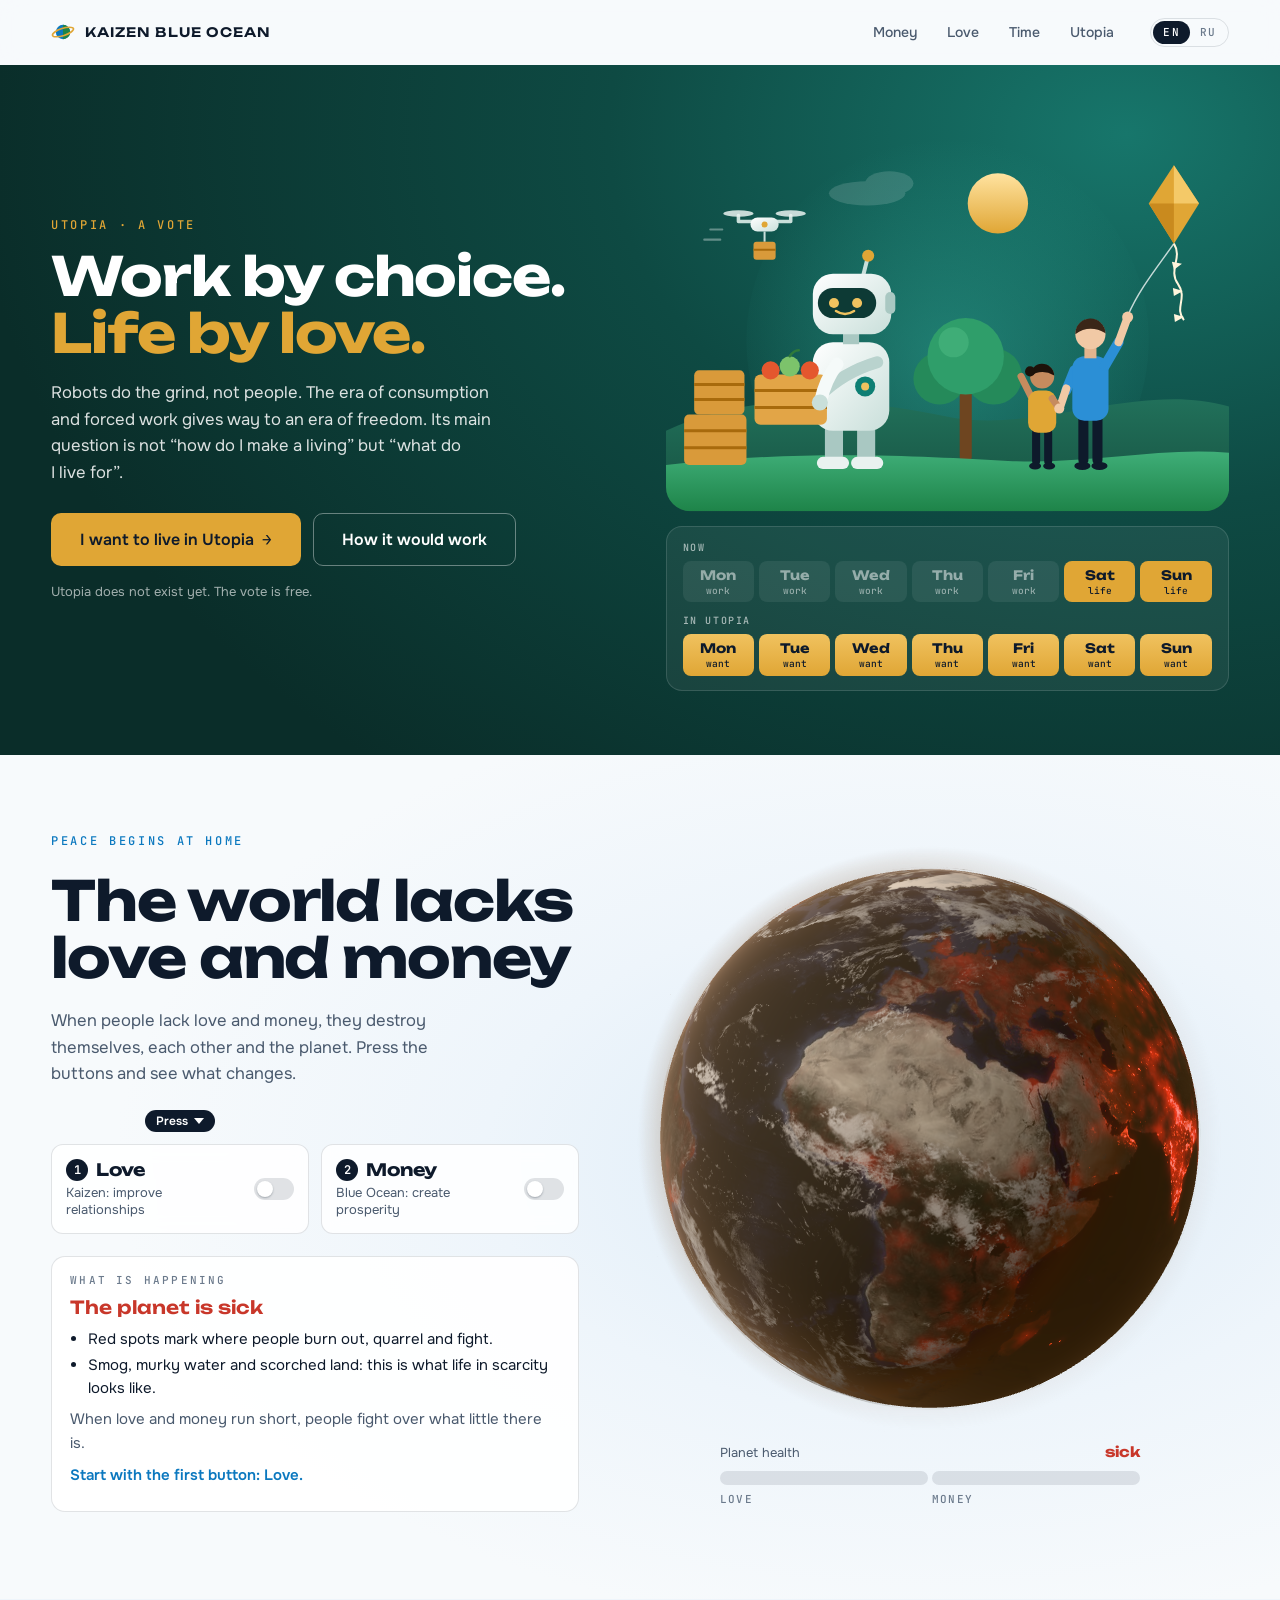
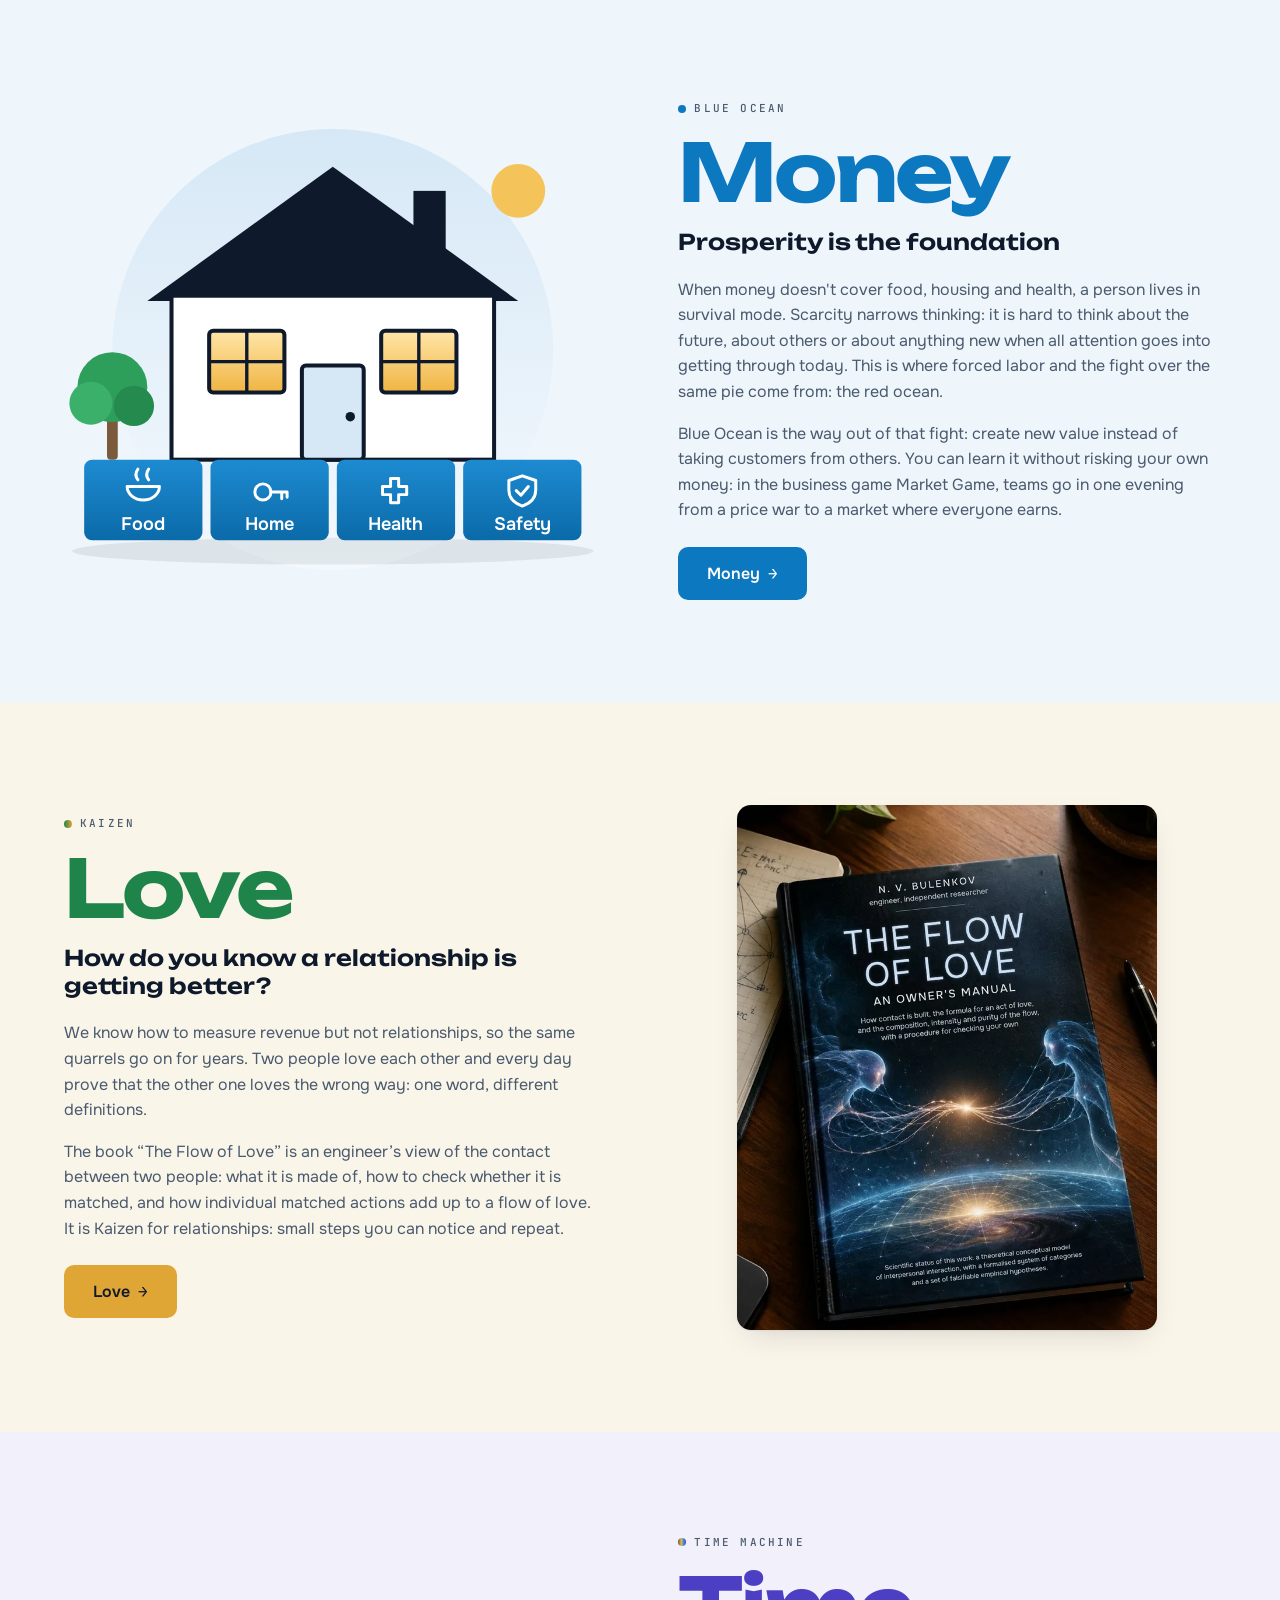
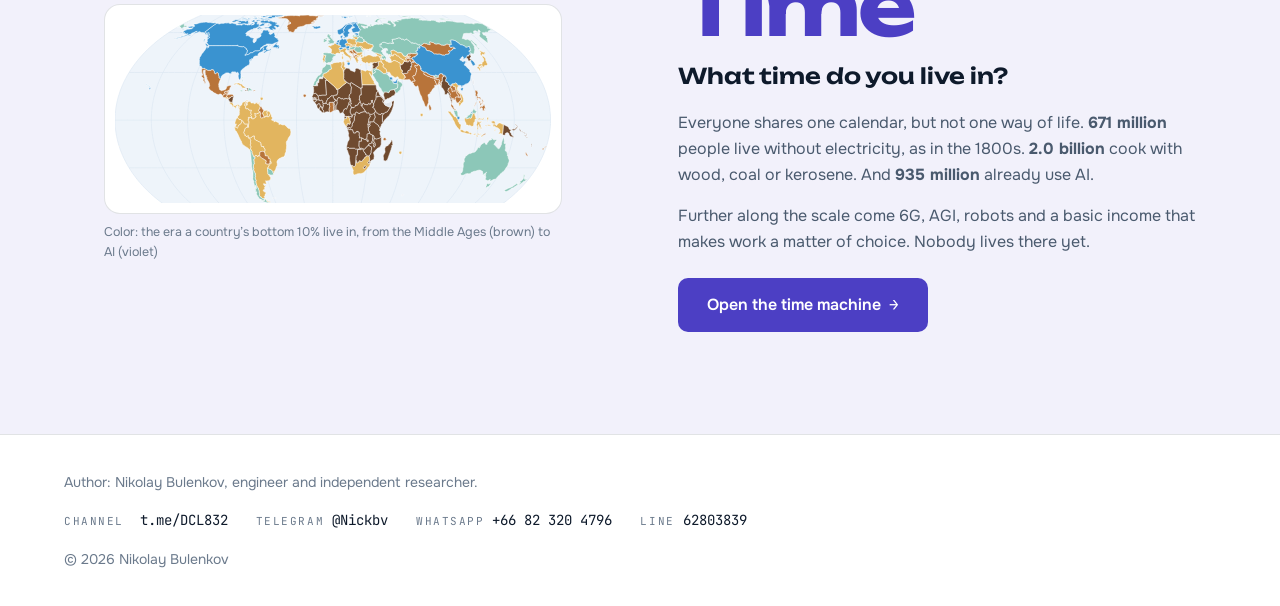
<file: src/index.html>
<!doctype html>
<html lang="en">
<head>
<meta charset="utf-8">
<meta name="viewport" content="width=device-width, initial-scale=1, viewport-fit=cover">
<title>Kaizen Blue Ocean</title>
<meta name="description" content="Peace begins at home. Our hypothesis: people destroy themselves, each other and the planet when they lack love and sufficiency.">
<link rel="preconnect" href="https://fonts.googleapis.com">
<link rel="preconnect" href="https://fonts.gstatic.com" crossorigin>
<link rel="stylesheet" href="https://fonts.googleapis.com/css2?family=JetBrains+Mono:wght@400;500&family=Onest:wght@400;500;600&family=Unbounded:wght@600;700&display=swap">
<link rel="stylesheet" href="styles.css">
</head>
<body>
<header class="bar" id="bar">
  <a class="brand" href="#top" aria-label="Kaizen Blue Ocean">
    <svg viewBox="0 0 24 24" aria-hidden="true"><circle cx="12" cy="12" r="7.2" fill="#0b78bf"/><path d="M12 4.8a7.2 7.2 0 0 1 0 14.4z" fill="#1e8449"/><ellipse cx="12" cy="12" rx="11" ry="3.6" fill="none" stroke="#e0a635" stroke-width="1.6" transform="rotate(-18 12 12)"/></svg>
    <span>Kaizen Blue Ocean</span>
  </a>
  <nav class="nav" aria-label="Sections" data-label-ru="Разделы" data-label-en="Sections">
    <a href="#money" data-nav="money"><span data-l="ru">Деньги</span><span data-l="en">Money</span></a>
    <a href="#love" data-nav="love"><span data-l="ru">Любовь</span><span data-l="en">Love</span></a>
    <a href="#time" data-nav="time"><span data-l="ru">Время</span><span data-l="en">Time</span></a>
    <a href="#utopia" data-nav="utopia"><span data-l="ru">Утопия</span><span data-l="en">Utopia</span></a>
  </nav>
  <div class="lang" role="group" aria-label="Язык / Language">
    <button type="button" data-lang="en" aria-pressed="true">EN</button>
    <button type="button" data-lang="ru" aria-pressed="false">RU</button>
  </div>
</header>

<main>
<!-- ═══════════════════ ГЛАВНАЯ ═══════════════════ -->
<div class="view" data-view="home">
  <!-- Утопия: рекламный блок первым экраном. Счётчик вписывает utopia.js. -->
  <section class="ad" aria-labelledby="ad-title">
    <div class="ad__copy">
      <p class="ad__kicker"><span data-l="ru">Утопия · голосование</span><span data-l="en">Utopia · a vote</span></p>
      <h2 class="ad__title" id="ad-title"><span data-l="ru">Работа&nbsp;— по&nbsp;желанию. <em>Жизнь&nbsp;— по&nbsp;любви.</em></span><span data-l="en">Work by choice. <em>Life by love.</em></span></h2>
      <p class="ad__lead"><span data-l="ru">Вкалывают роботы, а не человек. На смену эре потребления и принуждения к работе приходит эра свободы. Главный вопрос в&nbsp;ней&nbsp;— не&nbsp;«на что жить», а&nbsp;«зачем».</span><span data-l="en">Robots do the grind, not people. The era of consumption and forced work gives way to an era of freedom. Its main question is not “how do I make a living” but “what do I&nbsp;live&nbsp;for”.</span></p>
      <div class="ad__actions">
        <a class="btn btn--gold btn--lg" href="#vote"><span data-l="ru">Хочу в Утопию</span><span data-l="en">I want to live in Utopia</span> <span class="arr">→</span></a>
        <a class="btn btn--line btn--lg" href="#utopia"><span data-l="ru">Как это будет</span><span data-l="en">How it would work</span></a>
      </div>
      <p class="ad__fine"><span data-l="ru">Утопии пока нет. Голос бесплатный.</span><span data-l="en">Utopia does not exist yet. The vote is free.</span> <span class="ad__count" data-utopia-teaser></span></p>
    </div>
    <div class="ad__art">
      <svg class="ad__illo" viewBox="0 0 560 380" role="img" aria-label="A robot carries the harvest while a parent and child fly a kite" data-label-ru="Робот несёт урожай, а взрослый с ребёнком запускают воздушного змея" data-label-en="A robot carries the harvest while a parent and child fly a kite">
        <defs>
          <radialGradient id="ad-glow" cx="50%" cy="55%" r="55%"><stop offset="0" stop-color="#2fa595" stop-opacity=".5"/><stop offset="1" stop-color="#2fa595" stop-opacity="0"/></radialGradient>
          <linearGradient id="ad-sun" x1="0" y1="0" x2="0" y2="1"><stop offset="0" stop-color="#ffe3a0"/><stop offset="1" stop-color="#e0a635"/></linearGradient>
          <linearGradient id="ad-far" x1="0" y1="0" x2="0" y2="1"><stop offset="0" stop-color="#21705a"/><stop offset="1" stop-color="#16503f"/></linearGradient>
          <linearGradient id="ad-near" x1="0" y1="0" x2="0" y2="1"><stop offset="0" stop-color="#3fae78"/><stop offset="1" stop-color="#1e8449"/></linearGradient>
          <linearGradient id="ad-metal" x1="0" y1="0" x2="1" y2="1"><stop offset="0" stop-color="#ffffff"/><stop offset="1" stop-color="#c9dfda"/></linearGradient>
          <clipPath id="ad-clip"><rect width="560" height="380" rx="24"/></clipPath>
        </defs>
        <g clip-path="url(#ad-clip)">
        <circle cx="280" cy="210" r="200" fill="url(#ad-glow)"/>
        <circle cx="330" cy="74" r="30" fill="url(#ad-sun)"/>
        <g fill="#ffffff" opacity=".14"><ellipse cx="200" cy="64" rx="38" ry="12"/><ellipse cx="222" cy="54" rx="24" ry="12"/></g>
        <path d="M0 300 C 90 258 190 268 280 286 S 470 250 560 276 V380 H0Z" fill="url(#ad-far)"/>
        <!-- дерево -->
        <rect x="292" y="250" width="12" height="80" rx="4" fill="#6e4520"/>
        <circle cx="272" cy="248" r="26" fill="#258a5a"/><circle cx="326" cy="246" r="28" fill="#258a5a"/><circle cx="298" cy="226" r="38" fill="#2f9e6a"/><circle cx="286" cy="212" r="15" fill="#4dba82" opacity=".55"/>
        <path d="M0 334 C 140 318 260 326 340 330 S 490 316 560 322 V380 H0Z" fill="url(#ad-near)"/>
        <!-- дрон с посылкой -->
        <g>
          <path d="M44 100h12M38 110h16" stroke="#ffffff" stroke-opacity=".35" stroke-width="2" stroke-linecap="round"/>
          <path d="M72 92h52M72 92v-6M124 92v-6" stroke="#c9dfda" stroke-width="3.5" stroke-linecap="round"/>
          <ellipse cx="72" cy="84" rx="15" ry="3.2" fill="#e9f2f0" opacity=".85"/><ellipse cx="124" cy="84" rx="15" ry="3.2" fill="#e9f2f0" opacity=".85"/>
          <rect x="84" y="88" width="28" height="14" rx="7" fill="url(#ad-metal)"/><circle cx="98" cy="95" r="3" fill="#e0a635"/>
          <path d="M98 102v10" stroke="#c9dfda" stroke-width="2"/>
          <rect x="87" y="112" width="22" height="18" rx="3" fill="#d99a3a"/><path d="M87 120h22" stroke="#a86a0c" stroke-width="2"/>
        </g>
        <!-- сделанная работа: ящики -->
        <g fill="#d99a3a"><rect x="18" y="284" width="62" height="50" rx="5"/><rect x="28" y="240" width="50" height="44" rx="5"/></g>
        <path d="M18 300h62M18 317h62M28 254h50M28 269h50" stroke="#a86a0c" stroke-width="3"/>
        <!-- робот несёт ящик с урожаем -->
        <g>
          <rect x="158" y="292" width="18" height="40" rx="7" fill="#a9c8c2"/><rect x="190" y="292" width="18" height="40" rx="7" fill="#a9c8c2"/>
          <rect x="150" y="326" width="32" height="12" rx="6" fill="#e9f2f0"/><rect x="184" y="326" width="32" height="12" rx="6" fill="#e9f2f0"/>
          <rect x="146" y="212" width="76" height="88" rx="20" fill="url(#ad-metal)"/>
          <circle cx="198" cy="256" r="10" fill="#0e7f74"/><circle cx="198" cy="256" r="4" fill="#f0c25f"/>
          <rect x="176" y="200" width="16" height="14" fill="#a9c8c2"/>
          <path d="M196 146l4-16" stroke="#c9dfda" stroke-width="4" stroke-linecap="round"/><circle cx="201" cy="126" r="6" fill="#e0a635"/>
          <rect x="146" y="144" width="78" height="60" rx="20" fill="url(#ad-metal)"/>
          <rect x="218" y="162" width="10" height="22" rx="5" fill="#a9c8c2"/>
          <rect x="151" y="158" width="58" height="30" rx="15" fill="#0d3a35"/>
          <circle cx="167" cy="173" r="5" fill="#f0c25f"/><circle cx="190" cy="173" r="5" fill="#f0c25f"/>
          <path d="M169 181q9 6 18 0" fill="none" stroke="#f0c25f" stroke-width="2.5" stroke-linecap="round"/>
          <path d="M210 232q-34 10-58 34" fill="none" stroke="#b9d3ce" stroke-width="12" stroke-linecap="round"/>
          <rect x="88" y="244" width="72" height="50" rx="6" fill="#e2a547"/>
          <path d="M88 260h72M88 277h72" stroke="#a86a0c" stroke-width="3"/>
          <circle cx="104" cy="240" r="9" fill="#e4572e"/><circle cx="123" cy="236" r="10" fill="#7cc36b"/><circle cx="143" cy="240" r="9" fill="#e4572e"/>
          <path d="M123 226q4-6 9-6" fill="none" stroke="#2f7a3a" stroke-width="2.5" stroke-linecap="round"/>
          <path d="M170 234q-12 16-16 36" fill="none" stroke="#f5faf9" stroke-width="13" stroke-linecap="round"/>
          <circle cx="153" cy="272" r="8" fill="#c9dfda"/>
        </g>
        <!-- взрослый и ребёнок запускают змея -->
        <path d="M459 186C470 160 488 138 505 114" fill="none" stroke="#ffffff" stroke-opacity=".75" stroke-width="1.5"/>
        <g>
          <path d="M505 36L530 74L505 114L480 74Z" fill="#e0a635"/><path d="M505 36L530 74H505Z" fill="#f4c968"/><path d="M480 74L505 114V74Z" fill="#c98a1e"/>
          <path d="M505 114c9 14-6 26 4 40s-4 24 6 36" fill="none" stroke="#fff5dc" stroke-width="2"/>
          <path d="M503 132l10 2-8 6zM504 158l10 3-9 5zM505 184l10 3-9 5z" fill="#fff5dc"/>
        </g>
        <g>
          <rect x="410" y="284" width="10" height="50" rx="5" fill="#0e1a2b"/><rect x="424" y="284" width="10" height="50" rx="5" fill="#0e1a2b"/>
          <ellipse cx="414" cy="335" rx="8" ry="4" fill="#0e1a2b"/><ellipse cx="431" cy="335" rx="8" ry="4" fill="#0e1a2b"/>
          <path d="M406 240l-8 20" stroke="#2b8fd6" stroke-width="10" stroke-linecap="round"/><path d="M398 258l-6 18" stroke="#f1c9a5" stroke-width="8" stroke-linecap="round"/>
          <rect x="404" y="226" width="36" height="64" rx="12" fill="#2b8fd6"/>
          <path d="M436 236l14-24" stroke="#2b8fd6" stroke-width="10" stroke-linecap="round"/><path d="M450 212l8-22" stroke="#f1c9a5" stroke-width="8" stroke-linecap="round"/><circle cx="459" cy="187" r="5.5" fill="#f1c9a5"/>
          <rect x="416" y="214" width="12" height="14" fill="#e3b48e"/>
          <circle cx="422" cy="204" r="15" fill="#f1c9a5"/><path d="M407 204a15 15 0 0 1 30-1q-16-9-30 1z" fill="#3a2618"/>
        </g>
        <g>
          <rect x="364" y="298" width="8" height="36" rx="4" fill="#0e1a2b"/><rect x="376" y="298" width="8" height="36" rx="4" fill="#0e1a2b"/>
          <ellipse cx="367" cy="335" rx="6" ry="3.5" fill="#0e1a2b"/><ellipse cx="381" cy="335" rx="6" ry="3.5" fill="#0e1a2b"/>
          <path d="M363 266l-10-20" stroke="#c68b5e" stroke-width="7" stroke-linecap="round"/>
          <rect x="360" y="260" width="28" height="42" rx="10" fill="#e0a635"/>
          <path d="M384 268l7 10" stroke="#c68b5e" stroke-width="7" stroke-linecap="round"/><circle cx="391" cy="278" r="5" fill="#f1c9a5"/>
          <circle cx="374" cy="246" r="12" fill="#c68b5e"/><path d="M362 246a12 12 0 0 1 24-1q-13-7-24 1z" fill="#1d120a"/><circle cx="362" cy="241" r="5" fill="#1d120a"/>
        </g>
        </g>
      </svg>
      <div class="week" aria-hidden="true">
        <p class="week__label"><span data-l="ru">Сейчас</span><span data-l="en">Now</span></p>
        <ol class="week__row"><li><span data-l="ru">Пн</span><span data-l="en">Mon</span><small><span data-l="ru">работа</span><span data-l="en">work</span></small></li><li><span data-l="ru">Вт</span><span data-l="en">Tue</span><small><span data-l="ru">работа</span><span data-l="en">work</span></small></li><li><span data-l="ru">Ср</span><span data-l="en">Wed</span><small><span data-l="ru">работа</span><span data-l="en">work</span></small></li><li><span data-l="ru">Чт</span><span data-l="en">Thu</span><small><span data-l="ru">работа</span><span data-l="en">work</span></small></li><li><span data-l="ru">Пт</span><span data-l="en">Fri</span><small><span data-l="ru">работа</span><span data-l="en">work</span></small></li><li class="is-life"><span data-l="ru">Сб</span><span data-l="en">Sat</span><small><span data-l="ru">жизнь</span><span data-l="en">life</span></small></li><li class="is-life"><span data-l="ru">Вс</span><span data-l="en">Sun</span><small><span data-l="ru">жизнь</span><span data-l="en">life</span></small></li></ol>
        <p class="week__label"><span data-l="ru">В Утопии</span><span data-l="en">In Utopia</span></p>
        <ol class="week__row week__row--u"><li><span data-l="ru">Пн</span><span data-l="en">Mon</span><small><span data-l="ru">хочу</span><span data-l="en">want</span></small></li><li><span data-l="ru">Вт</span><span data-l="en">Tue</span><small><span data-l="ru">хочу</span><span data-l="en">want</span></small></li><li><span data-l="ru">Ср</span><span data-l="en">Wed</span><small><span data-l="ru">хочу</span><span data-l="en">want</span></small></li><li><span data-l="ru">Чт</span><span data-l="en">Thu</span><small><span data-l="ru">хочу</span><span data-l="en">want</span></small></li><li><span data-l="ru">Пт</span><span data-l="en">Fri</span><small><span data-l="ru">хочу</span><span data-l="en">want</span></small></li><li><span data-l="ru">Сб</span><span data-l="en">Sat</span><small><span data-l="ru">хочу</span><span data-l="en">want</span></small></li><li><span data-l="ru">Вс</span><span data-l="en">Sun</span><small><span data-l="ru">хочу</span><span data-l="en">want</span></small></li></ol>
      </div>
    </div>
  </section>

  <section class="hero" id="top">
    <canvas class="hero__canvas" id="planet" aria-hidden="true"></canvas>
    <div class="hero__art">
      <div class="hero__slot" id="planet-slot" aria-hidden="true"></div>
      <p class="nogl"><span data-l="ru">Здесь вращается Земля. Ваш браузер не показывает 3D-графику, но кнопки и подписи работают.</span><span data-l="en">The Earth turns here. Your browser does not show 3D graphics, but the buttons and captions work.</span></p>
      <div class="health" id="health" data-level="0">
        <p class="health__top"><span><span data-l="ru">Здоровье планеты</span><span data-l="en">Planet health</span></span><b id="health-status"><span data-l="ru">больна</span><span data-l="en">sick</span></b></p>
        <div class="health__bar" aria-hidden="true"><span class="health__half health__half--love"></span><span class="health__half health__half--money"></span></div>
        <p class="health__names" aria-hidden="true"><span><span data-l="ru">Любовь</span><span data-l="en">Love</span></span><span><span data-l="ru">Деньги</span><span data-l="en">Money</span></span></p>
      </div>
    </div>

    <div class="hero__copy">
      <p class="eyebrow"><span data-l="ru">Мир начинается дома</span><span data-l="en">Peace begins at home</span></p>
      <h1><span data-l="ru">Миру не хватает любви и денег</span><span data-l="en">The world lacks love and money</span></h1>
      <p class="lead"><span data-l="ru">Когда людям не хватает любви и денег, они разрушают себя, друг друга и планету. Нажмите на кнопки и посмотрите, что изменится.</span><span data-l="en">When people lack love and money, they destroy themselves, each other and the planet. Press the buttons and see what changes.</span></p>

      <div class="switches" role="group" id="switches" aria-label="Love and money" data-label-ru="Любовь и деньги" data-label-en="Love and money">
        <p class="cue" id="cue" data-at="k" aria-hidden="true"><span><span data-l="ru">Нажмите</span><span data-l="en">Press</span></span></p>
        <button type="button" class="switch switch--kaizen" id="sw-kaizen" aria-pressed="false">
          <span class="switch__name"><span class="switch__num" aria-hidden="true">1</span><span data-l="ru">Любовь</span><span data-l="en">Love</span></span>
          <span class="switch__verb"><span data-l="ru">Kaizen: улучшать отношения</span><span data-l="en">Kaizen: improve relationships</span></span>
          <span class="switch__track" aria-hidden="true"><span class="switch__knob"></span></span>
        </button>
        <button type="button" class="switch switch--blue" id="sw-blue" aria-pressed="false">
          <span class="switch__name"><span class="switch__num" aria-hidden="true">2</span><span data-l="ru">Деньги</span><span data-l="en">Money</span></span>
          <span class="switch__verb"><span data-l="ru">Blue Ocean: создавать достаток</span><span data-l="en">Blue Ocean: create prosperity</span></span>
          <span class="switch__track" aria-hidden="true"><span class="switch__knob"></span></span>
        </button>
      </div>

      <div class="explain" id="explain" aria-live="polite" data-state="00">
        <p class="explain__label"><span data-l="ru">Что происходит</span><span data-l="en">What is happening</span></p>
        <p class="explain__title"><span data-l="ru">Планета больна</span><span data-l="en">The planet is sick</span></p>
        <ul class="explain__list">
          <li><span data-l="ru">Красные очаги — там, где люди выгорают, ссорятся и воюют.</span><span data-l="en">Red spots mark where people burn out, quarrel and fight.</span></li>
          <li><span data-l="ru">Смог, мутная вода и выжженная земля — так выглядит жизнь в нехватке.</span><span data-l="en">Smog, murky water and scorched land: this is what life in scarcity looks like.</span></li>
        </ul>
        <p class="explain__meaning"><span data-l="ru">Когда не хватает любви и денег, люди борются за то, чего мало.</span><span data-l="en">When love and money run short, people fight over what little there is.</span></p>
        <p class="explain__next"><span data-l="ru">Начните с первой кнопки — «Любовь».</span><span data-l="en">Start with the first button: Love.</span></p>
        <p class="explain__more">
          <a id="more-kaizen" href="#love" hidden><span data-l="ru">Подробнее о любви →</span><span data-l="en">More about love →</span></a>
          <a id="more-blue" href="#money" hidden><span data-l="ru">Подробнее о деньгах →</span><span data-l="en">More about money →</span></a>
          <a id="why" href="#chapters" hidden><span data-l="ru">Как к этому прийти ↓</span><span data-l="en">How to get there ↓</span></a>
        </p>
      </div>
    </div>
  </section>

  <section class="chapter chapter--money" id="chapters">
    <div class="chapter__in">
      <div class="chapter__media">
        <svg class="illo" viewBox="80 52 400 336" role="img" aria-label="A house on a foundation of basic needs: food, home, health, safety" data-label-ru="Дом на фундаменте из базовых потребностей: еда, жильё, здоровье, безопасность" data-label-en="A house on a foundation of basic needs: food, home, health, safety">
          <defs>
            <linearGradient id="g-sky" x1="0" y1="0" x2="0" y2="1"><stop offset="0" stop-color="#d6e8f6"/><stop offset="1" stop-color="#f4f9fd"/></linearGradient>
            <linearGradient id="g-block" x1="0" y1="0" x2="0" y2="1"><stop offset="0" stop-color="#1d8bd1"/><stop offset="1" stop-color="#0b6aa8"/></linearGradient>
            <linearGradient id="g-window" x1="0" y1="0" x2="0" y2="1"><stop offset="0" stop-color="#ffe6a8"/><stop offset="1" stop-color="#f0b443"/></linearGradient>
          </defs>
          <circle cx="280" cy="222" r="164" fill="url(#g-sky)"/>
          <circle cx="418" cy="104" r="20" fill="#f4c35a"/>
          <ellipse cx="280" cy="372" rx="194" ry="10" fill="#0e1a2b" opacity=".08"/>
          <rect x="340" y="104" width="24" height="52" fill="#0e1a2b"/>
          <polygon points="142,186 280,86 418,186" fill="#0e1a2b"/>
          <rect x="160" y="182" width="240" height="122" fill="#ffffff" stroke="#0e1a2b" stroke-width="3"/>
          <g stroke="#0e1a2b" stroke-width="3">
            <rect x="188" y="208" width="56" height="46" rx="3" fill="url(#g-window)"/>
            <rect x="316" y="208" width="56" height="46" rx="3" fill="url(#g-window)"/>
            <path d="M216 208v46M188 231h56M344 208v46M316 231h56" fill="none" stroke-width="2.5"/>
            <rect x="257" y="234" width="46" height="70" rx="3" fill="#d6e7f5"/>
          </g>
          <circle cx="293" cy="272" r="3.5" fill="#0e1a2b"/>
          <rect x="112" y="262" width="8" height="42" rx="3" fill="#7a5a3a"/>
          <circle cx="116" cy="250" r="26" fill="#2e9e5b"/><circle cx="100" cy="262" r="16" fill="#3bb06a"/><circle cx="132" cy="264" r="15" fill="#258a4e"/>
          <g font-family="Onest, system-ui, sans-serif" font-size="13.5" font-weight="600" fill="#ffffff" text-anchor="middle">
            <rect x="95" y="304" width="88" height="60" rx="6" fill="url(#g-block)"/>
            <rect x="189" y="304" width="88" height="60" rx="6" fill="url(#g-block)"/>
            <rect x="283" y="304" width="88" height="60" rx="6" fill="url(#g-block)"/>
            <rect x="377" y="304" width="88" height="60" rx="6" fill="url(#g-block)"/>
            <g fill="none" stroke="#ffffff" stroke-width="2.2" stroke-linecap="round" stroke-linejoin="round">
              <path d="M127 324h24a12 10 0 0 1-24 0zM135 319q-3-4 0-8M143 319q-3-4 0-8"/>
              <circle cx="228" cy="328" r="6"/><path d="M234 328h12M242 328v5M246 328v4"/>
              <path d="M323 318h6v6h6v6h-6v6h-6v-6h-6v-6h6z"/>
              <path d="M421 316l10 3.5v7c0 6.5-4.5 10-10 12-5.5-2-10-5.5-10-12v-7z"/><path d="M416.5 327l3.5 3.5 5.5-6.5"/>
            </g>
            <text x="139" y="356" data-l="ru">Еда</text><text x="139" y="356" data-l="en">Food</text>
            <text x="233" y="356" data-l="ru">Жильё</text><text x="233" y="356" data-l="en">Home</text>
            <text x="327" y="356" data-l="ru">Здоровье</text><text x="327" y="356" data-l="en">Health</text>
            <text x="421" y="356" data-l="ru" font-size="11.5">Безопасность</text><text x="421" y="356" data-l="en">Safety</text>
          </g>
        </svg>
      </div>
      <div class="chapter__text">
        <p class="label"><span class="dot dot--money"></span>Blue Ocean</p>
        <h2 class="chapter__title"><span data-l="ru">Деньги</span><span data-l="en">Money</span></h2>
        <p class="chapter__kicker"><span data-l="ru">Достаток — это фундамент</span><span data-l="en">Prosperity is the foundation</span></p>
        <p><span data-l="ru">Когда денег не хватает на еду, жильё и лечение, человек живёт в режиме выживания. Дефицит сужает мышление: трудно думать о будущем, о других и о новом, когда всё внимание уходит на то, чтобы закрыть сегодняшний день. Отсюда вынужденный труд и драка за один и тот же пирог — красный океан.</span><span data-l="en">When money doesn't cover food, housing and health, a person lives in survival mode. Scarcity narrows thinking: it is hard to think about the future, about others or about anything new when all attention goes into getting through today. This is where forced labor and the fight over the same pie come from: the red ocean.</span></p>
        <p><span data-l="ru">Blue Ocean — выход из этой драки: создавать новую ценность, а не отбивать чужих клиентов. Этому можно научиться, не рискуя своими деньгами: в бизнес-игре Market Game команды за один вечер проходят путь от ценовой войны к рынку, на котором зарабатывают все.</span><span data-l="en">Blue Ocean is the way out of that fight: create new value instead of taking customers from others. You can learn it without risking your own money: in the business game Market Game, teams go in one evening from a price war to a market where everyone earns.</span></p>
        <div class="actions"><a class="btn btn--money btn--lg" href="#money"><span data-l="ru">Деньги</span><span data-l="en">Money</span> <span class="arr">→</span></a></div>
      </div>
    </div>
  </section>

  <section class="chapter chapter--love">
    <div class="chapter__in">
      <div class="chapter__media"><img class="book-shot" data-l="ru" src="assets/img/book.webp" width="720" height="1080" loading="lazy" alt="Книга Н. В. Буленкова «Поток любви. Инструкция по эксплуатации»"><img class="book-shot" data-l="en" src="assets/img/book-en.webp" width="720" height="1080" loading="lazy" alt="The book “The Flow of Love: An Owner’s Manual” by N. V. Bulenkov"></div>
      <div class="chapter__text">
        <p class="label"><span class="dot dot--love"></span>Kaizen</p>
        <h2 class="chapter__title"><span data-l="ru">Любовь</span><span data-l="en">Love</span></h2>
        <p class="chapter__kicker"><span data-l="ru">Как понять, что отношения становятся лучше?</span><span data-l="en">How do you know a relationship is getting better?</span></p>
        <p><span data-l="ru">Мы умеем измерять выручку, но не отношения — поэтому одни и те же ссоры идут годами. Двое любят друг друга и каждый день доказывают, что второй любит неправильно: слово одно, а определения разные.</span><span data-l="en">We know how to measure revenue but not relationships, so the same quarrels go on for years. Two people love each other and every day prove that the other one loves the wrong way: one word, different definitions.</span></p>
        <p><span data-l="ru">Книга «Поток любви» — инженерный взгляд на контакт двух людей: из чего он состоит, как проверить, согласован ли он, и как из отдельных согласованных действий складывается поток любви. Это Kaizen для отношений: маленькие шаги, которые можно заметить и повторить.</span><span data-l="en">The book “The Flow of Love” is an engineer’s view of the contact between two people: what it is made of, how to check whether it is matched, and how individual matched actions add up to a flow of love. It is Kaizen for relationships: small steps you can notice and repeat.</span></p>
        <div class="actions"><a class="btn btn--love btn--lg" href="#love"><span data-l="ru">Любовь</span><span data-l="en">Love</span> <span class="arr">→</span></a></div>
      </div>
    </div>
  </section>

  <section class="chapter chapter--time">
    <div class="chapter__in">
      <div class="chapter__media">
        <figure class="atlas-mini__fig">
          <div class="atlas-mini"><div data-atlas-mini style="aspect-ratio: 1000 / 433"></div></div>
          <figcaption class="atlas-mini__cap"><span data-l="ru">Цвет — эпоха, в которой живут нижние 10% жителей страны: от Средних веков (коричневый) до ИИ (фиолетовый)</span><span data-l="en">Color: the era a country’s bottom 10% live in, from the Middle Ages (brown) to AI (violet)</span></figcaption>
        </figure>
      </div>
      <div class="chapter__text">
        <p class="label"><span class="dot dot--time"></span><span data-l="ru">Машина времени</span><span data-l="en">Time machine</span></p>
        <h2 class="chapter__title"><span data-l="ru">Время</span><span data-l="en">Time</span></h2>
        <p class="chapter__kicker"><span data-l="ru">В каком времени вы живёте?</span><span data-l="en">What time do you live in?</span></p>
        <p><span data-l="ru">Календарь у всех один, а быт разный. <b data-world="no_el">671 млн</b> человек живут без электричества, как в XIX веке. <b data-world="cook_fire">2,0 млрд</b> готовят на дровах, угле или керосине. А <b data-world="ai">935 млн</b> уже пользуются ИИ.</span><span data-l="en">Everyone shares one calendar, but not one way of life. <b data-world="no_el">671 million</b> people live without electricity, as in the 1800s. <b data-world="cook_fire">2.0 billion</b> cook with wood, coal or kerosene. And <b data-world="ai">935 million</b> already use AI.</span></p>
        <p><span data-l="ru">Дальше на шкале — 6G, AGI, роботы и базовый доход, при котором работать можно по желанию. Там пока никого нет.</span><span data-l="en">Further along the scale come 6G, AGI, robots and a basic income that makes work a matter of choice. Nobody lives there yet.</span></p>
        <div class="actions"><a class="btn btn--time btn--lg" href="#time"><span data-l="ru">Открыть машину времени</span><span data-l="en">Open the time machine</span> <span class="arr">→</span></a></div>
      </div>
    </div>
  </section>
</div>

<!-- ═══════════════════ ДЕНЬГИ ═══════════════════ -->
<div class="view" data-view="money" hidden>
  <section class="page-hero">
    <div class="page-hero__text">
      <p class="crumbs"><a href="#top"><span data-l="ru">Главная</span><span data-l="en">Home</span></a> / <span data-l="ru">Деньги</span><span data-l="en">Money</span></p>
      <p class="label"><span class="dot dot--money"></span><span data-l="ru">Деньги · Blue Ocean</span><span data-l="en">Money · Blue Ocean</span></p>
      <h1><span data-l="ru">Красный океан или голубой?</span><span data-l="en">Red ocean or blue?</span></h1>
      <p class="lead"><span data-l="ru">На большинстве рынков все дерутся за одних и тех же клиентов — и вода краснеет. Голубой океан — это пространство, где драться не нужно: вы создаёте новый спрос, а не отбиваете чужой. Этому можно научиться, не рискуя своими деньгами.</span><span data-l="en">In most markets everyone fights for the same customers, and the water turns red. A blue ocean is a space where there is no need to fight: you create new demand instead of taking someone else's. You can learn it without risking your own money.</span></p>
      <div class="actions">
        <a class="btn btn--money btn--lg" data-l="ru" href="https://marketgame.club/?utm_source=kaizenblueocean&amp;utm_medium=referral&amp;utm_campaign=money_page#calendar" target="_blank" rel="noopener">Расписание и запись на игру</a>
        <a class="btn btn--money btn--lg" data-l="en" href="https://marketgame.club/en/?utm_source=kaizenblueocean&amp;utm_medium=referral&amp;utm_campaign=money_page#calendar" target="_blank" rel="noopener">Schedule and sign-up</a>
        <a class="btn btn--ghost btn--lg" href="https://t.me/Nickbv" target="_blank" rel="noopener"><span data-l="ru">Задать вопрос автору</span><span data-l="en">Ask the author</span></a>
      </div>
    </div>
    <figure>
      <img data-l="ru" src="assets/mg/format.jpg" width="1150" height="647" loading="lazy" alt="Формат Market Game: от 4 до 20 участников, игровой год — 12 месяцев, ход — 3–5 минут, онлайн или офлайн">
      <img data-l="en" src="assets/mg/format-en.jpg" width="1150" height="647" loading="lazy" alt="Market Game format: 4 to 20 teams, a 12-month game year, 3–5 minute turns, online or offline">
    </figure>
  </section>

  <section class="sec sec--tint-money">
    <div class="sec__in">
      <h2><span data-l="ru">Узнаёте себя?</span><span data-l="en">Sound familiar?</span></h2>
      <div class="pains">
        <article><h3><span data-l="ru">«Мне не хватает денег»</span><span data-l="en">“I don’t have enough money”</span></h3><p><span data-l="ru">Начните с дешёвой ошибки: в игре она стоит очков, а не накоплений.</span><span data-l="en">Start with a cheap mistake: in the game it costs points, not savings.</span></p></article>
        <article><h3><span data-l="ru">«Работаю только ради выживания»</span><span data-l="en">“I work just to survive”</span></h3><p><span data-l="ru">Посмотрите на рынок глазами владельца: откуда берутся деньги и почему их вечно не хватает.</span><span data-l="en">See the market through an owner’s eyes: where money comes from and why there is never enough.</span></p></article>
        <article><h3><span data-l="ru">«Хочу своё дело»</span><span data-l="en">“I want my own business”</span></h3><p><span data-l="ru">Пройдите путь от открытия до кассового разрыва за один вечер — до того, как вложите свои деньги.</span><span data-l="en">Go from opening day to a cash gap in one evening, before you invest your own money.</span></p></article>
        <article><h3><span data-l="ru">«Хочу больше свободы»</span><span data-l="en">“I want more freedom”</span></h3><p><span data-l="ru">Свобода начинается с понимания: что продавать, кому и по какой цене.</span><span data-l="en">Freedom starts with understanding what to sell, to whom and at what price.</span></p></article>
        <article><h3><span data-l="ru">«Хочу зарабатывать в новых условиях»</span><span data-l="en">“I want to earn in a new world”</span></h3><p><span data-l="ru">Когда у всех одинаковый ИИ-консультант, выигрывает тот, кто умеет играть против живых людей.</span><span data-l="en">When everyone has the same AI consultant, the winner is the one who can play against live people.</span></p></article>
      </div>
    </div>
  </section>

  <section class="sec">
    <div class="sec__in split">
      <div>
        <h2><span data-l="ru">Почему дефицит — ловушка</span><span data-l="en">Why scarcity is a trap</span></h2>
        <p><span data-l="ru">Когда денег не хватает, всё внимание уходит на то, чтобы закрыть сегодняшний день. Исследователи называют это туннельным зрением дефицита: нехватка съедает ресурс, нужный для планирования (Муллайнатан и Шафир, «Дефицит»).</span><span data-l="en">When money runs short, all attention goes into getting through today. Researchers call it the tunnel vision of scarcity: lack eats up the capacity you need to plan (Mullainathan and Shafir, “Scarcity”).</span></p>
        <p><span data-l="ru">Отсюда вынужденный труд и драка за один и тот же пирог. Выход не обязательно в том, чтобы уволиться: сначала нужно научиться видеть рынок иначе.</span><span data-l="en">This is where forced labor and the fight over the same pie come from. The way out is not necessarily to quit: first you need to learn to see the market differently.</span></p>
      </div>
      <div>
        <h2><span data-l="ru">Голубой океан</span><span data-l="en">The blue ocean</span></h2>
        <p><span data-l="ru">Ким и Моборн, «Стратегия голубого океана»: красный океан — существующий рынок, где конкуренты делят спрос; голубой — новое пространство, где конкуренция перестаёт иметь значение.</span><span data-l="en">Kim and Mauborgne, “Blue Ocean Strategy”: a red ocean is an existing market where competitors split the demand; a blue ocean is a new space where competition stops mattering.</span></p>
        <p><span data-l="ru">Ключ — инновация ценности: одновременно повышать ценность для клиента и снижать издержки. Цель не в том, чтобы победить соседа, а в том, чтобы драться стало незачем.</span><span data-l="en">The key is value innovation: raise the value for the customer and cut costs at the same time. The goal is not to beat your neighbor but to make fighting pointless.</span></p>
      </div>
    </div>
  </section>

  <section class="sec sec--tint-money">
    <div class="sec__in feature">
      <figure>
        <img data-l="ru" src="assets/mg/one-market.jpg" width="1150" height="647" loading="lazy" alt="Один рынок на всех: 10 000 клиентов распределяются между ресторанами-участниками">
        <img data-l="en" src="assets/mg/one-market-en.jpg" width="1150" height="647" loading="lazy" alt="One market for all: 10,000 customers are split among the players’ restaurants">
      </figure>
      <div>
        <p class="label">Market Game</p>
        <h2><span data-l="ru">Игроки приходят к голубому океану сами</span><span data-l="en">Players find the blue ocean on their own</span></h2>
        <p><span data-l="ru">Первая игра почти всегда — красный океан: цены вниз, реклама на последние деньги, кассовый разрыв. После нескольких игр команды замечают: выгоднее поднимать качество и держать честную цену — тогда больше зарабатывают все.</span><span data-l="en">The first game is almost always a red ocean: prices go down, the last money goes into ads, a cash gap follows. After a few games, teams notice that raising quality and keeping a fair price pays off, and then everyone earns more.</span></p>
        <p><span data-l="ru">В версии 5.0 это заложено в модель: спрос растёт и от качества, и от снижения цены. Голубой океан появляется не от кнопки, а от баланса решений всех участников. Это и есть play and learn: вывод не прочитан, а прожит.</span><span data-l="en">Version 5.0 builds this into the model: demand grows both with quality and with lower prices. The blue ocean does not appear at the press of a button; it comes from the balance of every player’s decisions. That is play and learn: the lesson is lived, not read.</span></p>
      </div>
    </div>
  </section>

  <section class="sec">
    <div class="sec__in feature feature--rev">
      <figure>
        <img data-l="ru" src="assets/mg/your-company.jpg" width="1150" height="647" loading="lazy" alt="Инструменты игрока: цена, качество, реклама, столики, сотрудники, кредиты, инвестиции">
        <img data-l="en" src="assets/mg/your-company-en.jpg" width="1024" height="576" loading="lazy" alt="The player’s tools: price, quality, advertising, tables, staff, loans, investment">
      </figure>
      <div>
        <h2><span data-l="ru">Как проходит игра</span><span data-l="en">How the game works</span></h2>
        <ul class="facts">
          <li><b><span data-l="ru">4–20 команд</span><span data-l="en">4–20 teams</span></b><span data-l="ru">за одним рынком на 10 000 клиентов</span><span data-l="en">in one market of 10,000 customers</span></li>
          <li><b>12, 24 <span data-l="ru">или</span><span data-l="en">or</span> 36</b><span data-l="ru">игровых месяцев за одну встречу, ход — 3–5 минут</span><span data-l="en">game months in one session, 3–5 minutes per turn</span></li>
          <li><b><span data-l="ru">Около двух часов</span><span data-l="en">About two hours</span></b><span data-l="ru">онлайн или офлайн</span><span data-l="en">online or offline</span></li>
        </ul>
        <p><span data-l="ru">Каждый ход команда ставит цену, вкладывается в качество, выбирает рекламу, добавляет столики, нанимает людей и берёт кредиты. Модель рынка распределяет клиентов, и команда получает отчёт: выручка, расходы, прибыль, деньги в кассе.</span><span data-l="en">Each turn a team sets its price, invests in quality, picks advertising, adds tables, hires staff and takes loans. The market model splits the customers, and the team gets a report: revenue, costs, profit, cash on hand.</span></p>
      </div>
    </div>
  </section>

  <section class="sec sec--tint-money">
    <div class="sec__in">
      <h2><span data-l="ru">Какая лига вам подходит</span><span data-l="en">Which league fits you</span></h2>
      <div class="leagues">
        <article>
          <p class="label"><span data-l="ru">Лига 12 · Старт</span><span data-l="en">League 12 · Start</span></p>
          <h3><span data-l="ru">Бизнеса ещё нет</span><span data-l="en">No business yet</span></h3>
          <p><span data-l="ru">Понять цену типичных ошибок раньше, чем заплатить за них своими деньгами.</span><span data-l="en">Learn the cost of typical mistakes before you pay for them with your own money.</span></p>
          <a class="btn btn--money" data-l="ru" href="https://marketgame.club/?utm_source=kaizenblueocean&amp;utm_medium=referral&amp;utm_campaign=money_page&amp;utm_content=start#calendar" target="_blank" rel="noopener">Выбрать игру</a>
          <a class="btn btn--money" data-l="en" href="https://marketgame.club/en/?utm_source=kaizenblueocean&amp;utm_medium=referral&amp;utm_campaign=money_page&amp;utm_content=start#calendar" target="_blank" rel="noopener">Pick a game</a>
        </article>
        <article>
          <p class="label"><span data-l="ru">Лига 24 · Рост</span><span data-l="en">League 24 · Growth</span></p>
          <h3><span data-l="ru">Дело уже работает</span><span data-l="en">Your business is running</span></h3>
          <p><span data-l="ru">До 10 сотрудников и оборот до $1 млн в год. Проверить стратегию на длинной дистанции.</span><span data-l="en">Up to 10 employees and up to $1M in annual revenue. Test your strategy over a longer run.</span></p>
          <a class="btn btn--money" data-l="ru" href="https://marketgame.club/?utm_source=kaizenblueocean&amp;utm_medium=referral&amp;utm_campaign=money_page&amp;utm_content=growth#calendar" target="_blank" rel="noopener">Выбрать игру</a>
          <a class="btn btn--money" data-l="en" href="https://marketgame.club/en/?utm_source=kaizenblueocean&amp;utm_medium=referral&amp;utm_campaign=money_page&amp;utm_content=growth#calendar" target="_blank" rel="noopener">Pick a game</a>
        </article>
        <article>
          <p class="label"><span data-l="ru">Лига 36 · Элита</span><span data-l="en">League 36 · Elite</span></p>
          <h3><span data-l="ru">Средний и крупный бизнес</span><span data-l="en">Medium and large business</span></h3>
          <p><span data-l="ru">Стратегическая сессия с расширенным разбором для собственника.</span><span data-l="en">A strategy session with an extended debrief for the owner.</span></p>
          <a class="btn btn--money" data-l="ru" href="https://marketgame.club/?utm_source=kaizenblueocean&amp;utm_medium=referral&amp;utm_campaign=money_page&amp;utm_content=elite#calendar" target="_blank" rel="noopener">Выбрать игру</a>
          <a class="btn btn--money" data-l="en" href="https://marketgame.club/en/?utm_source=kaizenblueocean&amp;utm_medium=referral&amp;utm_campaign=money_page&amp;utm_content=elite#calendar" target="_blank" rel="noopener">Pick a game</a>
        </article>
      </div>
      <p class="note"><span data-l="ru">Цены и ближайшие даты — на сайте игры; расписание показано в вашем часовом поясе.</span><span data-l="en">Prices and upcoming dates are on the game’s site; the schedule is shown in your time zone.</span></p>
    </div>
  </section>

  <section class="sec">
    <div class="lagom">
      <p class="lagom__word"><span data-l="ru">Лагом</span><span data-l="en">Lagom</span></p>
      <div class="prose">
        <p class="label"><span data-l="ru">В самый раз</span><span data-l="en">Just right</span></p>
        <h2><span data-l="ru">Достаток — от «достаточно»</span><span data-l="en">Prosperity means enough</span></h2>
        <p><span data-l="ru">Шведское «лагом» — не слишком мало и не слишком много. Деньги важны, пока закрывают базовые потребности и дают свободу выбора; дальше каждый следующий рубль даёт всё меньше (Jebb и соавт., 2018). Те, кто всегда ищет максимум, в среднем менее счастливы, чем те, кому достаточно хорошего (Schwartz и соавт., 2002). И в игре выигрывает не самая низкая и не самая высокая цена, а баланс.</span><span data-l="en">The Swedish “lagom” means not too little and not too much. Money matters while it covers basic needs and gives freedom of choice; beyond that each extra dollar gives less and less (Jebb et al., 2018). People who always look for the maximum are on average less happy than those who settle for good enough (Schwartz et al., 2002). And in the game it is not the lowest or the highest price that wins, but balance.</span></p>
      </div>
    </div>
  </section>

  <section class="atlas" data-atlas="money" aria-labelledby="atlas-money-h">
    <div class="atlas__in">
      <div class="atlas__head"><h2 id="atlas-money-h"><span data-l="ru">Деньги на карте мира</span><span data-l="en">Money on the world map</span></h2></div>
      <p class="atlas__fallback"><span data-l="ru">Карта мира в трёх вкладках: свобода по индексу V-Dem, доходы самых бедных 10% по данным Всемирного банка и эпоха, в которой живут люди, — от Средних веков до ИИ. Чтобы её увидеть, включите JavaScript.</span><span data-l="en">A world map in three tabs: freedom by the V-Dem index, the income of the poorest 10% from World Bank data, and the era people live in, from the Middle Ages to AI. Turn on JavaScript to see it.</span></p>
      <div class="atlas__app" hidden></div>
    </div>
  </section>

  <section class="sec sec--tint-money">
    <div class="sec__in author">
      <img src="assets/img/author.webp" width="720" height="960" loading="lazy" data-alt-ru="Николай Буленков" data-alt-en="Nikolay Bulenkov" alt="Nikolay Bulenkov">
      <div>
        <p class="label"><span data-l="ru">Автор игры</span><span data-l="en">The author of the game</span></p>
        <h2><span data-l="ru">Николай Владимирович Буленков</span><span data-l="en">Nikolay Bulenkov</span></h2>
        <p><span data-l="ru">Инженер (МГТУ им. Н. Э. Баумана), больше двадцати лет в продажах, управлении и развитии бизнеса. Создал «Симулятор сделки» — самый полезный инструмент для обучения риэлторов России 2014 года по версии МАУА. Директор по продажам Like Центра (Аяз Шабутдинов) в 2017–2019 годах, руководитель обучающего центра проекта «33 слона» в Mail.ru Group в 2019–2021 годах.</span><span data-l="en">An engineer (Bauman Moscow State Technical University) with more than twenty years in sales, management and business development. Created “Deal Simulator”, named the most useful training tool for realtors in Russia in 2014 by MAUA. Sales director at Like Centre (Ayaz Shabutdinov) in 2017–2019, head of the training centre of the “33 Slona” project at Mail.ru Group in 2019–2021.</span></p>
        <div class="actions"><a class="btn btn--ghost" href="https://t.me/Nickbv" target="_blank" rel="noopener"><span data-l="ru">Написать автору</span><span data-l="en">Message the author</span></a></div>
      </div>
    </div>
  </section>

  <section class="cta-band cta-band--money">
    <div class="sec__in">
      <h2><span data-l="ru">Проверьте стратегию на живом рынке</span><span data-l="en">Test your strategy on a live market</span></h2>
      <p><span data-l="ru">До того, как заплатите за ошибки своими деньгами.</span><span data-l="en">Before you pay for mistakes with your own money.</span></p>
      <div class="actions">
        <a class="btn btn--money btn--lg" data-l="ru" href="https://marketgame.club/?utm_source=kaizenblueocean&amp;utm_medium=referral&amp;utm_campaign=money_page&amp;utm_content=final#calendar" target="_blank" rel="noopener">Расписание и запись на игру</a>
        <a class="btn btn--money btn--lg" data-l="en" href="https://marketgame.club/en/?utm_source=kaizenblueocean&amp;utm_medium=referral&amp;utm_campaign=money_page&amp;utm_content=final#calendar" target="_blank" rel="noopener">Schedule and sign-up</a>
        <a class="btn btn--ghost btn--lg" href="#top"><span data-l="ru">← На главную</span><span data-l="en">← Home</span></a>
      </div>
    </div>
  </section>
</div>

<!-- ═══════════════════ ЛЮБОВЬ ═══════════════════ -->
<div class="view" data-view="love" hidden>
  <section class="page-hero page-hero--love">
    <div class="page-hero__text">
      <p class="crumbs"><a href="#top"><span data-l="ru">Главная</span><span data-l="en">Home</span></a> / <span data-l="ru">Любовь</span><span data-l="en">Love</span></p>
      <p class="label"><span class="dot dot--love"></span><span data-l="ru">Любовь · Kaizen</span><span data-l="en">Love · Kaizen</span></p>
      <h1><span data-l="ru">Выручку можно посчитать. А любовь?</span><span data-l="en">You can count revenue. What about love?</span></h1>
      <p class="lead"><span data-l="ru">«Поток любви. Инструкция по эксплуатации» — книга инженера о том, что происходит между двумя людьми: из чего устроен контакт, как проверить, согласован ли он, и как из отдельных согласованных действий складывается поток любви.</span><span data-l="en">“The Flow of Love: An Owner’s Manual” is an engineer’s book about what happens between two people: what contact is made of, how to check whether it is matched, and how individual matched actions add up to a flow of love.</span></p>
      <div class="actions">
        <a data-l="ru" class="btn btn--love btn--lg" href="https://raw.githubusercontent.com/ph001player1-lab/kaizenblueocean.homes/claude/zealous-dirac-yrij3p/materials/potok-lyubvi.pdf" target="_blank" rel="noopener">Скачать книгу (PDF)</a><a data-l="en" class="btn btn--love btn--lg" href="https://raw.githubusercontent.com/ph001player1-lab/kaizenblueocean.homes/claude/zealous-dirac-yrij3p/materials/the-flow-of-love.pdf" target="_blank" rel="noopener">Download the book (PDF)</a>
        <a data-l="ru" class="btn btn--ghost btn--lg" href="https://docs.google.com/document/d/1nue2fJzhALl1OZwp51XvarfwrpdZXQdk/edit?usp=sharing&amp;ouid=111378171419796986829&amp;rtpof=true&amp;sd=true" target="_blank" rel="noopener">Читать и комментировать</a><a data-l="en" class="btn btn--ghost btn--lg" href="https://docs.google.com/document/d/1wjvjqzIqQW-ZIMuCrQEfcFj4-3WHN8Rn/edit?usp=sharing&amp;ouid=111378171419796986829&amp;rtpof=true&amp;sd=true" target="_blank" rel="noopener">Read and comment</a>
      </div>
      <p class="note"><span data-l="ru">89 страниц · бесплатно · есть <a href="https://raw.githubusercontent.com/ph001player1-lab/kaizenblueocean.homes/claude/zealous-dirac-yrij3p/materials/the-flow-of-love.pdf" target="_blank" rel="noopener">английская версия</a></span><span data-l="en">95 pages · free · also in <a href="https://raw.githubusercontent.com/ph001player1-lab/kaizenblueocean.homes/claude/zealous-dirac-yrij3p/materials/potok-lyubvi.pdf" target="_blank" rel="noopener">Russian</a></span></p>
    </div>
    <figure><img data-l="ru" src="assets/img/book.webp" width="720" height="1080" alt="Обложка книги «Поток любви. Инструкция по эксплуатации»"><img data-l="en" src="assets/img/book-en.webp" width="720" height="1080" alt="Cover of “The Flow of Love: An Owner’s Manual”"></figure>
  </section>

  <section class="sec sec--tint-love">
    <div class="sec__in">
      <h2><span data-l="ru">Что вы слышите в своих отношениях?</span><span data-l="en">What do you hear in your relationship?</span></h2>
      <p class="sec__lead"><span data-l="ru">Фразы из таблицы «Типичные неисправности». Книга устроена как техническая документация: признак, вероятная причина, первое действие.</span><span data-l="en">Phrases from the book’s “Common faults” table. The book is laid out like technical documentation: what is observed, the probable cause, what to check, the first action.</span></p>
      <div class="pains">
        <article><h3><span data-l="ru">«Я ему всё, а ему хоть бы что»</span><span data-l="en">“I give him everything, and he could not care less”</span></h3><p><span data-l="ru">Вклад не принимается и возвращается к тому, кто даёт. Не наращивайте вклад: сначала разберитесь, почему прекратить давать труднее, чем изнашиваться.</span><span data-l="en">The contribution is not taken in and comes back to the giver. Do not increase it: work out why stopping the giving is harder than getting burned.</span></p></article>
        <article><h3><span data-l="ru">«Он меня не слышит» — и так с обеих сторон</span><span data-l="en">“He does not hear me” — from both sides at once</span></h3><p><span data-l="ru">Оба говорят, и приём закрыт у обоих. Одному стоит перейти на приём: громкость только ухудшает.</span><span data-l="en">Both are on “give”, and reception is closed on both sides. One side switches to receiving: turning the volume up makes it worse.</span></p></article>
        <article><h3><span data-l="ru">«Вроде всё нормально, а чего-то не хватает»</span><span data-l="en">“Everything seems fine, and something is missing”</span></h3><p><span data-l="ru">Оба ждут, что начнёт другой, и канал пуст. Начать стоит тому, кто это заметил.</span><span data-l="en">Both are waiting to receive, and the channel is empty. Somebody starts transmitting, usually whoever noticed.</span></p></article>
        <article><h3><span data-l="ru">«Мы отдалились, и непонятно когда»</span><span data-l="en">“We drifted apart, and it is not clear when”</span></h3><p><span data-l="ru">Встреч стало меньше без всякого события. Сосчитайте их за месяц и за прошлый год и назначайте контакты сознательно: само не восстановится.</span><span data-l="en">The intensity of the flow fell, with no event behind it. Count the episodes over the last month and over the last year, and arrange contacts deliberately: it will not restore itself.</span></p></article>
        <article><h3><span data-l="ru">«Я всё для тебя делаю» — «Мне это не нужно»</span><span data-l="en">“I do everything for you” — “I do not need this”</span></h3><p><span data-l="ru">Заботятся не тем, чего ждут. Спросите прямо, что нужно, и меняйте не старание, а «диапазон».</span><span data-l="en">What is given is not what is needed. Ask directly what the other person needs, and change band instead of increasing effort.</span></p></article>
        <article><h3><span data-l="ru">«Нам было так хорошо, что я растворился»</span><span data-l="en">“It was so good between us that I dissolved”</span></h3><p><span data-l="ru">Хорошего стало слишком много. Восстанавливайте остальные связи: это не измена текущей.</span><span data-l="en">Matching with no way out: resonant overload. Restore your other connections; that is not a betrayal of the present bond.</span></p></article>
      </div>
    </div>
  </section>

  <section class="sec">
    <div class="sec__in split">
      <div>
        <h2><span data-l="ru">Слово одно — определения разные</span><span data-l="en">One word, different definitions</span></h2>
        <p><span data-l="ru">«Тридцать лет я спрашивал людей, что такое любовь, и получал принципиально разные ответы». Один говорит «доброта», второй — «страсть», третий — «чтобы не предавал». Двое живут под одной крышей, оба любят и каждый день доказывают друг другу, что второй любит неправильно.</span><span data-l="en">“For thirty years I asked people what love is, and the answers I got were different in kind.” One person says “kindness,” the second says “passion,” the third says “never betraying me.” And so they live: two people under one roof, both loving, both spending every day proving to the other that the other loves wrongly.</span></p>
        <p><span data-l="ru">Книга показывает: определения расходятся не содержанием, а координатой. Чувство — строка, поступок — столбец. Спорить, что важнее, — то же, что спорить, что важнее в адресе: улица или номер дома.</span><span data-l="en">The book shows that the definitions differ not in content but in coordinate: a feeling is a row of the matrix, a deed is a column. Arguing about which matters more is like arguing whether the street or the house number matters more in an address.</span></p>
      </div>
      <div>
        <h2><span data-l="ru">Действие по любви</span><span data-l="en">An act of love</span></h2>
        <blockquote class="quote"><span data-l="ru">«Действие по любви — это когда оба что-то делают друг для друга, делают взаимно подходящее, оба этого хотят, оба на это согласны и никто со стороны не запрещает».</span><span data-l="en">“An act of love is when both of them are doing something for each other, what they are doing fits together, both want it, both consent to it, and nobody outside forbids it.”</span></blockquote>
        <p><span data-l="ru">Одно действие — ещё не любовь. Значение имеет то, что повторяется: поток. У него есть состав, интенсивность и чистота — доля времени, которая приходится на действия по любви. Поэтому улучшение становится заметным, а значит, возможен Kaizen.</span><span data-l="en">One act is not yet love. What matters is what repeats: the flow. It has a composition, an intensity and a purity, the share of time taken by acts of love. That makes improvement visible, and so Kaizen becomes possible.</span></p>
      </div>
    </div>
  </section>

  <section class="sec sec--tint-love">
    <div class="sec__in">
      <h2><span data-l="ru">Что внутри книги</span><span data-l="en">What’s inside the book</span></h2>
      <ul class="toc">
        <li><b><span data-l="ru">Из чего устроен контакт</span><span data-l="en">What contact is made of</span></b><span data-l="ru">Что переходит между людьми — информация, ресурс, состояние — и что с этим делают: берут, дают, обмениваются, создают новое.</span><span data-l="en">What passes between people (information, resources, state) and what they do with it: take, give, exchange, create something new.</span></li>
        <li><b><span data-l="ru">Откуда берётся износ</span><span data-l="en">Where wear comes from</span></b><span data-l="ru">Почему отношения устают, даже когда никто не виноват, и кто на самом деле платит за несогласованность.</span><span data-l="en">Why relationships get tired even when no one is to blame, and who actually pays for the mismatch.</span></li>
        <li><b><span data-l="ru">Формула и поток</span><span data-l="en">The formula and the flow</span></b><span data-l="ru">Как из согласованных действий складывается поток любви и почему любовь не передаётся, а исполняется.</span><span data-l="en">How matched actions add up to a flow of love, and why love is not handed over but performed.</span></li>
        <li><b><span data-l="ru">Типичные неисправности</span><span data-l="en">Common faults</span></b><span data-l="ru">Таблица признаков и первых действий — как в технической документации.</span><span data-l="en">A table of signs and first actions, as in technical documentation.</span></li>
        <li><b><span data-l="ru">Как найти своего человека</span><span data-l="en">How to find your person</span></b><span data-l="ru">Шесть осей совместимости и сколько людей на самом деле приходится просмотреть.</span><span data-l="en">Six axes of compatibility and how many people you actually need to meet.</span></li>
        <li><b><span data-l="ru">Техника безопасности</span><span data-l="en">Safety rules</span></b><span data-l="ru">Где модель не работает и когда нужна не схема, а помощь.</span><span data-l="en">Where the model does not apply and when you need help, not a diagram.</span></li>
      </ul>
      <div class="actions"><a data-l="ru" class="btn btn--love" href="https://raw.githubusercontent.com/ph001player1-lab/kaizenblueocean.homes/claude/zealous-dirac-yrij3p/materials/potok-lyubvi.pdf" target="_blank" rel="noopener">Скачать книгу (PDF)</a><a data-l="en" class="btn btn--love" href="https://raw.githubusercontent.com/ph001player1-lab/kaizenblueocean.homes/claude/zealous-dirac-yrij3p/materials/the-flow-of-love.pdf" target="_blank" rel="noopener">Download the book (PDF)</a></div>
    </div>
  </section>

  <section class="sec">
    <div class="sec__in feature">
      <div class="stat"><b>1938</b><span><span data-l="ru">год начала Гарвардского исследования развития взрослых</span><span data-l="en">the year the Harvard Study of Adult Development began</span></span></div>
      <div>
        <p class="label"><span data-l="ru">Самое длинное исследование счастья</span><span data-l="en">The longest study of happiness</span></p>
        <h2><span data-l="ru">«Хорошие отношения делают нас счастливее и здоровее. Точка»</span><span data-l="en">“Good relationships keep us happier and healthier. Period.”</span></h2>
        <p><span data-l="ru">С 1938 года Гарвард наблюдает 724 мужчин — студентов университета и подростков из бедных районов Бостона, а теперь и больше 1 300 их детей. Самые довольные своими отношениями в 50 лет оказались самыми здоровыми в 80: это предсказывало старость точнее, чем холестерин.</span><span data-l="en">Since 1938, Harvard has followed 724 men, university students and teenagers from poor Boston neighborhoods, and now more than 1,300 of their children. Those most satisfied with their relationships at 50 were the healthiest at 80, a better predictor of old age than cholesterol.</span></p>
        <p><span data-l="ru">Руководители исследования называют это «социальной формой»: отношениям, как телу, нужны регулярные упражнения. Это и есть Kaizen — маленькие шаги, которые повторяются.</span><span data-l="en">The study’s directors call it “social fitness”: relationships, like the body, need regular exercise. That is Kaizen: small steps, repeated.</span></p>
      </div>
    </div>
  </section>

  <section class="sec sec--tint-love">
    <div class="lagom">
      <p class="lagom__word"><span data-l="ru">Лагом</span><span data-l="en">Lagom</span></p>
      <div class="prose">
        <p class="label"><span data-l="ru">В самый раз</span><span data-l="en">Just right</span></p>
        <h2><span data-l="ru">У близости тоже есть оптимум</span><span data-l="en">Closeness has an optimum too</span></h2>
        <p><span data-l="ru">«Чистота, равная единице, недостижима и не является целью», — пишет автор. Хорошее не бесконечно: у него есть пик, после которого продолжение даёт всё меньше и стоит всё дороже. Выходить стоит вскоре после пика, а не когда надоест.</span><span data-l="en">“A purity of one is unreachable and is not the goal,” the author writes. Good things are not endless: they have a peak, after which continuing yields less and costs more. It is best to leave soon after the peak, not when you are tired of it.</span></p>
      </div>
    </div>
  </section>

  <section class="atlas" data-atlas="love" aria-labelledby="atlas-love-h">
    <div class="atlas__in">
      <div class="atlas__head"><h2 id="atlas-love-h"><span data-l="ru">Любовь на карте мира</span><span data-l="en">Love on the world map</span></h2></div>
      <p class="atlas__fallback"><span data-l="ru">Карта мира в трёх вкладках: свобода по индексу V-Dem, доходы самых бедных 10% по данным Всемирного банка и эпоха, в которой живут люди, — от Средних веков до ИИ. Чтобы её увидеть, включите JavaScript.</span><span data-l="en">A world map in three tabs: freedom by the V-Dem index, the income of the poorest 10% from World Bank data, and the era people live in, from the Middle Ages to AI. Turn on JavaScript to see it.</span></p>
      <div class="atlas__app" hidden></div>
    </div>
  </section>

  <section class="sec">
    <div class="sec__in split">
      <div>
        <h2><span data-l="ru">Честно о книге</span><span data-l="en">About the book, honestly</span></h2>
        <p><span data-l="ru">Это теоретическая модель с набором проверяемых гипотез. Работа выполнена вне института и пока не проходила рецензирования. Психологическая и социологическая часть — обзор литературы и проверка источников — подготовлена в сотрудничестве с языковой моделью Claude (Anthropic); это прямо сказано в книге.</span><span data-l="en">It is a theoretical model with a set of testable hypotheses. The work was carried out outside any institution and has not been peer-reviewed. The psychology and sociology part (literature review and source checks) was prepared together with the language model Claude (Anthropic), as the book states openly.</span></p>
        <p><span data-l="ru">Комментарии в книге открыты. Если вы исследователь, психолог или просто внимательный читатель — помогите развивать теорию.</span><span data-l="en">Comments in the book are open. If you are a researcher, a psychologist or simply a careful reader, help develop the theory.</span></p>
        <div class="actions"><a data-l="ru" class="btn btn--ghost" href="https://docs.google.com/document/d/1nue2fJzhALl1OZwp51XvarfwrpdZXQdk/edit?usp=sharing&amp;ouid=111378171419796986829&amp;rtpof=true&amp;sd=true" target="_blank" rel="noopener">Комментировать в Google Docs</a><a data-l="en" class="btn btn--ghost" href="https://docs.google.com/document/d/1wjvjqzIqQW-ZIMuCrQEfcFj4-3WHN8Rn/edit?usp=sharing&amp;ouid=111378171419796986829&amp;rtpof=true&amp;sd=true" target="_blank" rel="noopener">Comment in Google Docs</a></div>
      </div>
      <div>
        <h2><span data-l="ru">Ищете своего человека?</span><span data-l="en">Looking for your person?</span></h2>
        <p><span data-l="ru">«Найти подходящего человека — задача минимизации трения. Строить поток — задача согласованного взаимодействия». Для первой задачи есть «Шесть из шести»: шесть вопросов о главном — где жить, как жить вместе, как зарабатывать, во что верить, — и сразу видно, с кем вы сойдётесь без спора.</span><span data-l="en">“Finding a suitable person is a task of minimising friction. Building a flow is a task of matched interaction.” For the first task there is “Six of Six”: six questions about the essentials (where to live, how to live together, how to earn, what to believe), and you see at once whom you will agree with without a fight.</span></p>
        <p class="note"><span data-l="ru">Работает при личной встрече: сканируете QR-код, и совпадение видно мгновенно. Приложение на русском, другие языки в разработке.</span><span data-l="en">It works when you meet in person: scan a QR code and see the match instantly. The app is in Russian; other languages are in development.</span></p>
        <div class="actions"><a class="btn btn--ghost" href="https://t.me/FastNetwork6x6" target="_blank" rel="noopener"><span data-l="ru">Открыть «Шесть из шести»</span><span data-l="en">Open “Six of Six”</span></a></div>
      </div>
    </div>
  </section>

  <section class="sec sec--flush">
    <div class="sec__in"><p class="safety"><span data-l="ru">Если в отношениях есть насилие — вас бьют, запугивают, вы не можете уйти или рядом ребёнок, которому плохо, — разбор откладывается. Нужна помощь: <a href="https://findahelpline.com/" target="_blank" rel="noopener">найдите службу поддержки в вашей стране</a>.</span><span data-l="en">If there is violence in the relationship (you are hit, threatened, cannot leave, or a child nearby is suffering), set the analysis aside. You need help: <a href="https://findahelpline.com/" target="_blank" rel="noopener">find a helpline in your country</a>.</span></p></div>
  </section>

  <section class="sec sec--tint-love">
    <div class="sec__in author">
      <img src="assets/img/author.webp" width="720" height="960" loading="lazy" data-alt-ru="Николай Буленков" data-alt-en="Nikolay Bulenkov" alt="Nikolay Bulenkov">
      <div>
        <p class="label"><span data-l="ru">Автор книги</span><span data-l="en">The author</span></p>
        <h2><span data-l="ru">Николай Владимирович Буленков</span><span data-l="en">Nikolay Bulenkov</span></h2>
        <p><span data-l="ru">Инженер связи по образованию (МГТУ им. Н. Э. Баумана, радиоэлектроника) и независимый исследователь. Инженер задаёт о любом канале три вопроса: что по нему идёт, согласован ли он, разрешена ли полоса. Из этих вопросов выросла книга.</span><span data-l="en">A communications engineer by training (Bauman Moscow State Technical University, radio electronics) and an independent researcher. A communications engineer asks three questions about any channel: What is going down it? Is it matched? Is this band allowed? The book grew out of those three questions.</span></p>
        <div class="actions"><a class="btn btn--ghost" href="https://t.me/DCL832/304" target="_blank" rel="noopener"><span data-l="ru">Канал автора в Telegram</span><span data-l="en">Author’s Telegram channel</span></a></div>
      </div>
    </div>
  </section>

  <section class="cta-band cta-band--love">
    <div class="sec__in">
      <h2><span data-l="ru">Kaizen для отношений начинается с одного разговора</span><span data-l="en">Kaizen for relationships starts with one conversation</span></h2>
      <p><span data-l="ru">Скачайте книгу и найдите в ней свою «неисправность».</span><span data-l="en">Download the book and find your case in the table of common faults.</span></p>
      <div class="actions">
        <a data-l="ru" class="btn btn--love btn--lg" href="https://raw.githubusercontent.com/ph001player1-lab/kaizenblueocean.homes/claude/zealous-dirac-yrij3p/materials/potok-lyubvi.pdf" target="_blank" rel="noopener">Скачать «Поток любви»</a><a data-l="en" class="btn btn--love btn--lg" href="https://raw.githubusercontent.com/ph001player1-lab/kaizenblueocean.homes/claude/zealous-dirac-yrij3p/materials/the-flow-of-love.pdf" target="_blank" rel="noopener">Download “The Flow of Love”</a>
        <a data-l="ru" class="btn btn--ghost btn--lg" href="https://docs.google.com/document/d/1nue2fJzhALl1OZwp51XvarfwrpdZXQdk/edit?usp=sharing&amp;ouid=111378171419796986829&amp;rtpof=true&amp;sd=true" target="_blank" rel="noopener">Читать и комментировать</a><a data-l="en" class="btn btn--ghost btn--lg" href="https://docs.google.com/document/d/1wjvjqzIqQW-ZIMuCrQEfcFj4-3WHN8Rn/edit?usp=sharing&amp;ouid=111378171419796986829&amp;rtpof=true&amp;sd=true" target="_blank" rel="noopener">Read and comment</a>
      </div>
    </div>
  </section>
</div>

<!-- ═══════════════════ ВРЕМЯ ═══════════════════ -->
<div class="view" data-view="time" hidden>
  <section class="page-hero page-hero--time">
    <div class="page-hero__text">
      <p class="crumbs"><a href="#top"><span data-l="ru">Главная</span><span data-l="en">Home</span></a> / <span data-l="ru">Время</span><span data-l="en">Time</span></p>
      <p class="label"><span class="dot dot--time"></span><span data-l="ru">Время · машина времени</span><span data-l="en">Time · time machine</span></p>
      <h1><span data-l="ru">В каком времени вы живёте?</span><span data-l="en">What time do you live in?</span></h1>
      <p class="lead"><span data-l="ru">Календарь у всех один — 2026 год. А быт у всех разный: одни готовят на дровах, как в Средние века, другие уже советуются с ИИ. Впереди — 6G, AGI, роботы и базовый доход. Нажмите на эпоху, и карта покажет, где в ней живут люди сейчас.</span><span data-l="en">Everyone shares one calendar year, 2026. Daily life differs: some people cook over firewood as in the Middle Ages, others already ask AI for advice. Ahead lie 6G, AGI, robots and basic income. Press an era and the map will show where people live in it today.</span></p>
    </div>
    <ul class="world-facts">
      <li><i style="background:#6f4a2f"></i><b data-world="no_el"><span data-l="ru">671 млн</span><span data-l="en">671 million</span></b><span><span data-l="ru">живут без электричества, как в XIX веке</span><span data-l="en">live without electricity, as in the 1800s</span></span></li>
      <li><i style="background:#b8743a"></i><b data-world="cook_fire"><span data-l="ru">2,0 млрд</span><span data-l="en">2.0 billion</span></b><span><span data-l="ru">готовят на дровах, угле или керосине</span><span data-l="en">cook with wood, coal or kerosene</span></span></li>
      <li><i style="background:#4c3fc4"></i><b data-world="ai"><span data-l="ru">935 млн</span><span data-l="en">935 million</span></b><span><span data-l="ru">пользуются ИИ</span><span data-l="en">use AI</span></span></li>
      <li><i style="background:#f1d38a"></i><b>0</b><span><span data-l="ru">живут в будущем: 6G, AGI, роботы и базовый доход ещё впереди</span><span data-l="en">live in the future: 6G, AGI, robots and basic income are still ahead</span></span></li>
    </ul>
  </section>

  <section class="atlas" data-atlas="time" aria-labelledby="atlas-time-h">
    <div class="atlas__in">
      <div class="atlas__head"><h2 id="atlas-time-h"><span data-l="ru">Мир на карте</span><span data-l="en">The world on a map</span></h2></div>
      <p class="atlas__fallback"><span data-l="ru">Карта мира в трёх вкладках: свобода по индексу V-Dem, доходы самых бедных 10% по данным Всемирного банка и эпоха, в которой живут люди, — от Средних веков до ИИ. Чтобы её увидеть, включите JavaScript.</span><span data-l="en">A world map in three tabs: freedom by the V-Dem index, the income of the poorest 10% from World Bank data, and the era people live in, from the Middle Ages to AI. Turn on JavaScript to see it.</span></p>
      <div class="atlas__app" hidden></div>
    </div>
  </section>

  <section class="sec">
    <div class="sec__in">
      <h2><span data-l="ru">Как устроена шкала</span><span data-l="en">How the scale works</span></h2>
      <p class="sec__lead"><span data-l="ru">Эпоха человека — та, что была до первого изобретения, которого у него нет. Поэтому со смартфоном, но без электричества дома человек живёт в XIX веке, а с ИИ, но без 5G рядом — в 2000–2010-х. Шкала меряет технологии в быту, а не людей.</span><span data-l="en">A person’s era is the one before the first invention they still lack. So someone with a smartphone but no electricity at home lives in the 1800s, and someone with AI but no 5G nearby lives in the 2000s–2010s. The scale measures household technology, not people.</span></p>
      <ol class="ladder">
        <li><i style="background-color:#3d2b1f"></i><b><span data-l="ru">Каменный век</span><span data-l="en">Stone Age</span></b><div><p><span data-l="ru">Изолированные племена живут без контакта с внешним миром; их технологии — как тысячи лет назад.</span><span data-l="en">Isolated tribes live without contact with the outside world; their technology is thousands of years old.</span></p><small><span data-l="ru">Survival International, 2025: 196 народов в 10 странах. На карте — районы, а не точные места.</span><span data-l="en">Survival International, 2025: 196 peoples in 10 countries. The map shows areas, not exact places.</span></small></div></li>
        <li><i style="background-color:#6f4a2f"></i><b><span data-l="ru">Средние века – XIX век</span><span data-l="en">Middle Ages – 1800s</span></b><div><p><span data-l="ru">Нет электричества: свет и еда — от огня.</span><span data-l="en">No electricity: light and food come from fire.</span></p><small><span data-l="ru">Доступ к электричеству: Всемирный банк, ВОЗ, МЭА. Амиши живут так по своей вере.</span><span data-l="en">Access to electricity: World Bank, WHO, IEA. The Amish live this way by faith.</span></small></div></li>
        <li><i style="background-color:#b8743a"></i><b><span data-l="ru">1900–1940-е</span><span data-l="en">1900s–1940s</span></b><div><p><span data-l="ru">Электричество есть, а готовят на дровах, угле, навозе или керосине.</span><span data-l="en">There is electricity, but people cook with wood, coal, dung or kerosene.</span></p><small><span data-l="ru">Доступ к чистой плите: Всемирный банк, ВОЗ, МЭА.</span><span data-l="en">Access to clean cooking: World Bank, WHO, IEA.</span></small></div></li>
        <li><i style="background-color:#e2b55f"></i><b><span data-l="ru">1950–1990-е</span><span data-l="en">1950s–1990s</span></b><div><p><span data-l="ru">Газовая или электрическая плита есть, а интернетом не пользуются.</span><span data-l="en">There is a gas or electric stove, but no internet use.</span></p><small><span data-l="ru">Пользователи интернета: МСЭ.</span><span data-l="en">Internet users: ITU.</span></small></div></li>
        <li><i style="background-color:#8cc7b8"></i><b><span data-l="ru">2000–2010-е</span><span data-l="en">2000s–2010s</span></b><div><p><span data-l="ru">Пользуются интернетом, но в зоне 5G не живут.</span><span data-l="en">People use the internet but live outside 5G coverage.</span></p><small><span data-l="ru">Покрытие 5G: МСЭ, база целей устойчивого развития ООН.</span><span data-l="en">5G coverage: ITU, UN Sustainable Development Goals database.</span></small></div></li>
        <li><i style="background-color:#3a93d0"></i><b><span data-l="ru">Начало 2020-х</span><span data-l="en">Early 2020s</span></b><div><p><span data-l="ru">Живут в зоне 5G, но ИИ не пользуются.</span><span data-l="en">People live within 5G coverage but don’t use AI.</span></p><small><span data-l="ru">Пользователи ИИ: Microsoft AI Diffusion Report, март 2026.</span><span data-l="en">AI users: Microsoft AI Diffusion Report, March 2026.</span></small></div></li>
        <li><i style="background-color:#4c3fc4"></i><b><span data-l="ru">Сегодня</span><span data-l="en">Today</span></b><div><p><span data-l="ru">Пользуются ИИ.</span><span data-l="en">People use AI.</span></p><small><span data-l="ru">Больше всего — в ОАЭ: там ИИ пользуется больше половины жителей.</span><span data-l="en">The UAE leads: more than half of its people use AI.</span></small></div></li>
        <li><i class="is-hatched" style="background-color:#cfcdf2"></i><b><span data-l="ru">2030-е</span><span data-l="en">2030s</span></b><div><p><span data-l="ru">6G. Пока нет нигде: идут испытания, первые сети ждут в 2029–2030 годах.</span><span data-l="en">6G. Nowhere yet: it is in testing, and the first networks are expected in 2029–2030.</span></p><small><span data-l="ru">Прогноз Juniper Research, 2026.</span><span data-l="en">Juniper Research forecast, 2026.</span></small></div></li>
        <li><i class="is-hatched" style="background-color:#dcc6f3"></i><b><span data-l="ru">AGI</span><span data-l="en">AGI</span></b><div><p><span data-l="ru">ИИ, который справляется с любой задачей лучше человека. Пока его нет.</span><span data-l="en">AI that does any task better than people. It does not exist yet.</span></p><small><span data-l="ru">Исследователи ИИ ставят 50 на 50 на 2047 год (AI Impacts, 2023).</span><span data-l="en">AI researchers put even odds on 2047 (AI Impacts, 2023).</span></small></div></li>
        <li><i class="is-hatched" style="background-color:#c5d0dc"></i><b><span data-l="ru">Роботы</span><span data-l="en">Robots</span></b><div><p><span data-l="ru">Роботы и ИИ производят больше, чем потребляют люди. Пока нигде.</span><span data-l="en">Robots and AI produce more than people consume. Nowhere yet.</span></p><small><span data-l="ru">Больше всего роботов — на заводах Южной Кореи (IFR, 2024).</span><span data-l="en">South Korea’s factories have the most robots (IFR, 2024).</span></small></div></li>
        <li><i class="is-hatched" style="background-color:#f1d38a"></i><b><span data-l="ru">Базовый доход</span><span data-l="en">Basic income</span></b><div><p><span data-l="ru">Изобилие делится на всех: у каждого есть доход, а работать можно по желанию. Пока нигде.</span><span data-l="en">Abundance is shared: everyone has an income, and work is a matter of choice. Nowhere yet.</span></p><small><span data-l="ru">Есть выплаты всем жителям — на Аляске и в Макао — и опыты в Кении и Финляндии.</span><span data-l="en">There are payouts to all residents in Alaska and Macau, and trials in Kenya and Finland.</span></small></div></li>
      </ol>
    </div>
  </section>

  <section class="sec sec--tint-time">
    <div class="sec__in">
      <h2><span data-l="ru">Что впереди</span><span data-l="en">What lies ahead</span></h2>
      <p class="sec__lead"><span data-l="ru">Будущее на шкале — 6G, AGI, роботы и базовый доход: когда роботы и ИИ производят больше, чем потребляют люди, работать можно по желанию. Пока там никого нет, но первые шаги видны уже сейчас.</span><span data-l="en">The future on the scale is 6G, AGI, robots and basic income: once robots and AI produce more than people consume, work becomes a matter of choice. Nobody lives there yet, but the first steps are already visible.</span></p>
      <div class="future">
        <article><h3><span data-l="ru">2030-е · 6G</span><span data-l="en">2030s · 6G</span></h3><p><span data-l="ru">Стандарт 6G готовят к концу десятилетия. Первые подключения, по прогнозу Juniper Research, появятся в 2029 году, раньше всего — в США и Южной Корее; Япония и Китай целятся в 2030 год. Сейчас 6G нет ни у кого.</span><span data-l="en">The 6G standard is due by the end of the decade. Juniper Research expects the first connections in 2029, first in the US and South Korea; Japan and China aim for 2030. Nobody has 6G today.</span></p><p class="src"><a href="https://www.advanced-television.com/2026/05/26/forecast-us-and-south-korea-will-lead-6g-launches-in-2029/" target="_blank" rel="noopener">Juniper Research, 2026</a></p></article>
        <article><h3><span data-l="ru">AGI</span><span data-l="en">AGI</span></h3><p><span data-l="ru">ИИ, который справляется с любой задачей лучше человека. В опросе 2 778 исследователей ИИ (2023) шанс 50 на 50 пришёлся на 2047 год, а в таком же опросе годом раньше — на 2060-й.</span><span data-l="en">AI that does any task better than people. In a 2023 survey of 2,778 AI researchers, the 50-50 point came in 2047; in the same survey a year earlier it was 2060.</span></p><p class="src"><a href="https://arxiv.org/abs/2401.02843" target="_blank" rel="noopener">AI Impacts, 2023</a></p></article>
        <article><h3><span data-l="ru">Роботы</span><span data-l="en">Robots</span></h3><p><span data-l="ru">Больше всего роботов на заводах Южной Кореи — 1 220 на 10 000 рабочих. Дальше Сингапур (818), Германия (449) и Япония (446); в среднем по миру — 132.</span><span data-l="en">South Korea’s factories have the most robots: 1,220 per 10,000 workers. Next come Singapore (818), Germany (449) and Japan (446); the world average is 132.</span></p><p class="src"><a href="https://ifr.org/ifr-press-releases/news/robot-density-surges-in-europe-asia-and-americas" target="_blank" rel="noopener">IFR, World Robotics 2025</a></p></article>
        <article><h3><span data-l="ru">Базовый доход</span><span data-l="en">Basic income</span></h3><p><span data-l="ru">Полностью его нет ни в одной стране. Есть выплаты всем жителям — на Аляске ($1 000 в 2025 году) и в Макао — и опыты: 12 лет в Кении, два года в Финляндии. Исследователи ИИ ставят 50 на 50, что все профессии автоматизируют к 2116 году.</span><span data-l="en">No country has a full one yet. There are payouts to all residents, in Alaska ($1,000 in 2025) and Macau, and trials: 12 years in Kenya, two years in Finland. AI researchers put even odds on all jobs being automated by 2116.</span></p><p class="src"><a href="https://dor.alaska.gov/department-of-revenue/news-detail/2025/09/22/department-of-revenue-announces-2025-permanent-fund-dividend-amount" target="_blank" rel="noopener">Alaska DOR</a>, <a href="https://www.givedirectly.org/" target="_blank" rel="noopener">GiveDirectly</a>, <a href="https://arxiv.org/abs/2401.02843" target="_blank" rel="noopener">AI Impacts</a></p></article>
      </div>
      <div class="actions"><a class="btn btn--utopia" href="#utopia"><span data-l="ru">Хотите жить в этом будущем? Утопия</span><span data-l="en">Want to live in this future? Utopia</span> <span class="arr">→</span></a></div>
    </div>
  </section>

  <section class="cta-band cta-band--time">
    <div class="sec__in">
      <h2><span data-l="ru">Что можно сделать уже сегодня</span><span data-l="en">What you can do today</span></h2>
      <p><span data-l="ru">Роботы и ИИ меняют быт. А отношения и достаток по-прежнему строим мы сами.</span><span data-l="en">Robots and AI change daily life. Relationships and prosperity are still ours to build.</span></p>
      <div class="actions">
        <a class="btn btn--love btn--lg" href="#love"><span data-l="ru">Любовь: книга «Поток любви»</span><span data-l="en">Love: “The Flow of Love”</span> <span class="arr">→</span></a>
        <a class="btn btn--money btn--lg" href="#money"><span data-l="ru">Деньги: игра Market Game</span><span data-l="en">Money: Market Game</span> <span class="arr">→</span></a>
      </div>
    </div>
  </section>
</div>

<!-- ═══════════════════ УТОПИЯ ═══════════════════ -->
<div class="view" data-view="utopia" hidden>
  <section class="page-hero page-hero--utopia">
    <div class="page-hero__text">
      <p class="crumbs"><a href="#top"><span data-l="ru">Главная</span><span data-l="en">Home</span></a> / <span data-l="ru">Утопия</span><span data-l="en">Utopia</span></p>
      <p class="label"><span class="dot dot--utopia"></span><span data-l="ru">Утопия · голосование</span><span data-l="en">Utopia · vote</span></p>
      <h1><span data-l="ru">Утопия — место, которого пока нет</span><span data-l="en">Utopia: a place that does not exist yet</span></h1>
      <p class="lead"><span data-l="ru">Мы собираем тех, кто хочет в нём жить. Там работают роботы и ИИ, у каждого высокий доход, а между людьми действует один принцип — DCL. Голос бесплатный и ни к чему не обязывает: это просто ваше «хочу».</span><span data-l="en">We are gathering the people who want to live there. Robots and AI do the work, everyone has a high income, and one principle holds between people: DCL. The vote is free and binds you to nothing: it is simply your “I want”.</span></p>
      <div class="actions">
        <a class="btn btn--utopia btn--lg" href="#vote"><span data-l="ru">Хочу в Утопию</span><span data-l="en">I want to live in Utopia</span> <span class="arr">↓</span></a>
      </div>
    </div>
    <div class="tally" data-utopia-tally>
      <p class="label"><span data-l="ru">Уже хотят</span><span data-l="en">Already want to</span></p>
      <p class="tally__n" data-utopia-count>—</p>
      <p class="tally__sub" data-utopia-sub><span data-l="ru">Счётчик появится, когда откроется голосование.</span><span data-l="en">The counter appears once voting opens.</span></p>
    </div>
  </section>

  <section class="sec sec--tint-utopia">
    <div class="sec__in">
      <h2><span data-l="ru">Как мы её видим</span><span data-l="en">How we see it</span></h2>
      <div class="pains vision">
        <article><h3><span data-l="ru">Работают роботы и ИИ</span><span data-l="en">Robots and AI do the work</span></h3><p><span data-l="ru">Еду, дома, дороги и лекарства делают машины. Работа становится выбором, а не необходимостью.</span><span data-l="en">Machines make the food, homes, roads and medicine. Work becomes a choice, not a necessity.</span></p></article>
        <article><h3><span data-l="ru">Высокий доход для всех</span><span data-l="en">A high income for everyone</span></h3><p><span data-l="ru">Не базовый, а высокий: роботы и ИИ производят столько, что хватает всем. Громче всех эту идею продвигает Илон Маск, и мы её поддерживаем.</span><span data-l="en">Not a basic income but a high one: robots and AI produce enough for everyone. Elon Musk is the loudest voice for this idea, and we support it.</span></p></article>
        <article><h3><span data-l="ru">Базовое — бесплатно</span><span data-l="en">The basics are free</span></h3><p><span data-l="ru">Жильё, еда, врач, учёба и дорога — как воздух. Деньги нужны только для редкого: того, что человек сделал руками, потому что хотел.</span><span data-l="en">Housing, food, a doctor, education and travel are like air. Money is only for rare things: what a person made by hand because they wanted to.</span></p></article>
        <article><h3><span data-l="ru">Виртуальная среда</span><span data-l="en">Virtual worlds</span></h3><p><span data-l="ru">То, что нельзя с живым человеком, можно пережить в виртуальной среде: там нет второго, которому можно навредить. Но закон действует и там.</span><span data-l="en">What you cannot do with a living person you can live through in a virtual world, where there is no second person to harm. But the law applies there too.</span></p></article>
        <article><h3><span data-l="ru">Общий принцип — DCL</span><span data-l="en">One shared principle: DCL</span></h3><p><span data-l="ru">Хочу · Согласен · Можно. Со вторым человеком — только когда хотят и согласны оба и это можно.</span><span data-l="en">Want · Agree · Allowed. With another person, only when both want it, both agree and it is allowed.</span></p></article>
      </div>
    </div>
  </section>

  <section class="sec">
    <div class="sec__in">
      <h2><span data-l="ru">Три цифры</span><span data-l="en">Three numbers</span></h2>
      <p class="sec__lead"><span data-l="ru">Сегодня мир оценивает человека двумя цифрами: деньгами и рейтингами. Утопия добавляет третью — уровень свободы, долю дел, которые вы делаете сами, с тремя «да». Её видите только вы.</span><span data-l="en">Today the world rates a person by two numbers: money and ratings. Utopia adds a third, the level of freedom: the share of things you do yourself, with all three yeses. Only you see it.</span></p>
      <div class="digits">
        <article class="digit"><b class="digit__n">1</b><h3><span data-l="ru">Деньги</span><span data-l="en">Money</span> <small><span data-l="ru">«согласен»</span><span data-l="en">“agree”</span></small></h3><p><span data-l="ru">Записанное «я согласен»: ты мне — я тебе. Считать его люди умеют тысячи лет.</span><span data-l="en">A recorded “I agree”: you give me, I give you. People have counted it for thousands of years.</span></p></article>
        <article class="digit"><b class="digit__n">2</b><h3><span data-l="ru">Рейтинги</span><span data-l="en">Ratings</span> <small><span data-l="ru">«можно»</span><span data-l="en">“allowed”</span></small></h3><p><span data-l="ru">Кредитные истории, отзывы, звёздочки: кому что можно. Их считают последние десятилетия.</span><span data-l="en">Credit histories, reviews, stars: who is allowed what. They have been counted for the last few decades.</span></p></article>
        <article class="digit digit--new"><b class="digit__n">3</b><h3><span data-l="ru">Свобода</span><span data-l="en">Freedom</span> <small><span data-l="ru">«хочу»</span><span data-l="en">“want”</span></small></h3><p><span data-l="ru">Доля дел, которые вы делаете сами, с тремя «да». Её видите только вы. Эту цифру добавляет Утопия.</span><span data-l="en">The share of things you do yourself, with all three yeses. Only you see it. This is the number Utopia adds.</span></p></article>
      </div>
    </div>
  </section>

  <section class="sec sec--tint-utopia">
    <div class="sec__in">
      <h2><span data-l="ru">Правила Утопии</span><span data-l="en">The rules of Utopia</span></h2>
      <ol class="rules">
        <li><span data-l="ru">Кто хочет, тот входит. Кто не хочет — не входит. Это бесплатно.</span><span data-l="en">Whoever wants to comes in. Whoever does not, does not. It is free.</span></li>
        <li><span data-l="ru">Принцип DCL: со вторым человеком — только когда хотят и согласны оба и это можно.</span><span data-l="en">The DCL principle: with another person, only when both want it, both agree and it is allowed.</span></li>
        <li><span data-l="ru">«Можно» — это закон места, где вы живёте. Переезжать никуда не нужно.</span><span data-l="en">“Allowed” means the law of the place where you live. You do not have to move anywhere.</span></li>
        <li><span data-l="ru">Мы никого не выгоняем: если среда не подходит, вместе ищем другую — другой круг, другое сообщество, виртуальную среду.</span><span data-l="en">We do not throw anyone out: if a setting does not suit you, we look for another together — another circle, another community, a virtual world.</span></li>
        <li><span data-l="ru">Чужое «не хочу» защищено: если чьё-то действие ломает другому «хочу» или «согласен», людей разводят по разным средам, а не наказывают.</span><span data-l="en">Another person’s “I don’t want to” is protected: if someone’s action breaks another person’s “want” or “agree”, the two are moved into different settings, not punished.</span></li>
        <li><span data-l="ru">Выйти и вернуться можно в любой момент.</span><span data-l="en">You can leave and come back at any time.</span></li>
        <li><span data-l="ru">Дети — только вместе с родителями.</span><span data-l="en">Children come only together with their parents.</span></li>
        <li><span data-l="ru">Виртуальность убирает второго человека, но не закон.</span><span data-l="en">A virtual world removes the second person, but not the law.</span></li>
      </ol>
    </div>
  </section>

  <section class="sec">
    <div class="sec__in">
      <h2><span data-l="ru">Что работает уже сегодня — бесплатно</span><span data-l="en">What already works today, for free</span></h2>
      <div class="pains today">
        <article><h3><span data-l="ru">Приложение DCL</span><span data-l="en">The DCL app</span></h3><p><span data-l="ru">Несколько раз в день телефон спрашивает, что вы делаете, и показывает уровень свободы — третью цифру. Ответы хранятся на телефоне.</span><span data-l="en">A few times a day your phone asks what you are doing and shows your level of freedom, the third number. Your answers stay on your phone.</span></p><div class="actions"><a class="btn btn--utopia" href="https://dcl832.click/" target="_blank" rel="noopener"><span data-l="ru">Открыть dcl832.click</span><span data-l="en">Open dcl832.click</span></a></div></article>
        <article><h3><span data-l="ru">Повесть «Время по любви»</span><span data-l="en">The novella “Time by Love”</span></h3><p><span data-l="ru">Как живут в Утопии через сто лет — глазами инженера, который проспал век.</span><span data-l="en">How people live in Utopia a hundred years from now, through the eyes of an engineer who slept for a century. In Russian.</span></p><div class="actions"><a class="btn btn--ghost" href="https://dcl832.click/books/vremya-po-lyubvi.pdf" target="_blank" rel="noopener"><span data-l="ru">Читать PDF</span><span data-l="en">Read the PDF</span></a></div></article>
        <article><h3><span data-l="ru">Книга «Поток любви»</span><span data-l="en">The book “The Flow of Love”</span></h3><p><span data-l="ru">Инженерные схемы DCL для двоих: из чего состоит контакт и как проверить, согласован ли он.</span><span data-l="en">DCL engineering for two people: what contact is made of and how to check whether it is matched.</span></p><div class="actions"><a class="btn btn--ghost" href="#love"><span data-l="ru">О книге</span><span data-l="en">About the book</span> <span class="arr">→</span></a></div></article>
      </div>
    </div>
  </section>

  <section class="sec sec--tint-utopia">
    <div class="sec__in split">
      <div>
        <h2><span data-l="ru">Что мы обещаем</span><span data-l="en">What we promise</span></h2>
        <ul class="promise">
          <li><span data-l="ru">Всё бесплатно.</span><span data-l="en">Everything is free.</span></li>
          <li><span data-l="ru">Всё открыто: правила, цели и источники — на этой странице.</span><span data-l="en">Everything is open: the rules, the goals and the sources are on this page.</span></li>
          <li><span data-l="ru">Контакты не публикуем и не продаём.</span><span data-l="en">We do not publish or sell your contact details.</span></li>
          <li><span data-l="ru">Выйти можно в любой момент.</span><span data-l="en">You can leave at any time.</span></li>
        </ul>
      </div>
      <div>
        <h2><span data-l="ru">Чего мы не обещаем</span><span data-l="en">What we do not promise</span></h2>
        <ul class="promise promise--no">
          <li><span data-l="ru">Выплат.</span><span data-l="en">Payments.</span></li>
          <li><span data-l="ru">Сроков.</span><span data-l="en">Dates.</span></li>
          <li><span data-l="ru">Что Утопия наступит завтра.</span><span data-l="en">That Utopia will arrive tomorrow.</span></li>
        </ul>
        <p><span data-l="ru">Ваш голос — это «хочу», а не договор.</span><span data-l="en">Your vote is an “I want”, not a contract.</span></p>
      </div>
    </div>
  </section>

  <section class="sec" id="vote">
    <div class="sec__in vote">
      <div class="vote__form">
        <h2><span data-l="ru">Ваш голос</span><span data-l="en">Your vote</span></h2>
        <form class="vote-form" data-utopia-vote novalidate>
          <label class="vote-form__field">
            <span><span data-l="ru">Имя — как показать его в списке</span><span data-l="en">Name, as it should appear in the list</span></span>
            <input type="text" name="name" maxlength="40" autocomplete="given-name" required>
          </label>
          <label class="vote-form__field">
            <span><span data-l="ru">Контакт: Telegram, WhatsApp или почта. Не публикуется</span><span data-l="en">Contact: Telegram, WhatsApp or email. Not published</span></span>
            <input type="text" name="contact" maxlength="120" autocomplete="email" required>
          </label>
          <label class="vote-form__field">
            <span><span data-l="ru">Страна, по желанию</span><span data-l="en">Country, optional</span></span>
            <select name="country"><option value="">—</option><!-- utopia:countries --></select>
          </label>
          <label class="vote-form__field vote-form__field--short">
            <span><span data-l="ru">Сколько детей хотят в Утопию вместе с вами</span><span data-l="en">How many children want to come with you</span></span>
            <input type="number" name="kids" min="0" max="10" value="0" inputmode="numeric">
          </label>
          <label class="vote-form__check">
            <input type="checkbox" name="show" checked>
            <span><span data-l="ru">Показать моё имя и страну в списке на этой странице</span><span data-l="en">Show my name and country in the list on this page</span></span>
          </label>
          <label class="vote-form__check">
            <input type="checkbox" name="dcl" required>
            <span><span data-l="ru">Хочу жить в Утопии и принимаю принцип DCL</span><span data-l="en">I want to live in Utopia and accept the DCL principle</span></span>
          </label>
          <label class="vote-form__check">
            <input type="checkbox" name="consent" required>
            <span><span data-l="ru">Согласен, что имя, контакт и страна хранятся у автора сайта и нужны только для связи об Утопии</span><span data-l="en">I agree that my name, contact and country are kept by the site’s author and used only to stay in touch about Utopia</span></span>
          </label>
          <label class="vote-form__trap" aria-hidden="true">Website <input type="text" name="website" tabindex="-1" autocomplete="off"></label>
          <div class="actions">
            <button type="submit" class="btn btn--utopia btn--lg"><span data-l="ru">Хочу в Утопию</span><span data-l="en">I want to live in Utopia</span></button>
          </div>
          <p class="vote-form__status" data-utopia-status aria-live="polite" hidden></p>
          <p class="note"><span data-l="ru">Голос бесплатный и ни к чему не обязывает. Чтобы удалить его, напишите автору.</span><span data-l="en">The vote is free and binds you to nothing. To remove it, message the author.</span></p>
        </form>
      </div>
      <div class="vote__list">
        <h2><span data-l="ru">Кто уже хочет</span><span data-l="en">Who already wants to</span></h2>
        <p class="vote__countries" data-utopia-countries></p>
        <ol class="voters" data-utopia-list><li class="voters__empty"><span data-l="ru">Список появится, когда откроется голосование.</span><span data-l="en">The list appears once voting opens.</span></li></ol>
      </div>
    </div>
  </section>

  <section class="sec sec--tint-utopia">
    <div class="sec__in">
      <h2><span data-l="ru">Источники</span><span data-l="en">Sources</span></h2>
      <ul class="sources-list">
        <li><span data-l="ru">«Будут роботы плюс ИИ, и в благоприятном сценарии у нас будет универсальный высокий доход — не просто базовый, а высокий». Илон Маск, подкаст Джо Рогана, 2025.</span><span data-l="en">“You’ll have robots plus AI and we’ll have, in a benign scenario, universal high income — not just universal basic income.” Elon Musk on the Joe Rogan Experience, 2025.</span> <a href="https://www.ibtimes.co.uk/musk-predicts-povertys-end-ai-will-bring-universal-high-income-work-becomes-optional-1762535" target="_blank" rel="noopener">IBTimes</a></li>
        <li><span data-l="ru">«Мой прогноз — работа станет необязательной». Илон Маск, американо-саудовский инвестиционный форум, ноябрь 2025.</span><span data-l="en">“My prediction is that work will be optional.” Elon Musk at the U.S.–Saudi Investment Forum, November 2025.</span> <a href="https://finance.yahoo.com/news/elon-musk-says-ai-robotics-213434560.html" target="_blank" rel="noopener">Yahoo Finance</a></li>
        <li><span data-l="ru">Tesla, Master Plan Part IV, 1 сентября 2025: цель — «устойчивое изобилие», робот Optimus должен избавить людей от монотонной и опасной работы.</span><span data-l="en">Tesla, Master Plan Part IV, 1 September 2025: the goal is “sustainable abundance”, and the Optimus robot is meant to free people from monotonous and dangerous work.</span> <a href="https://www.tesla.com/en_th/master-plan-part-4" target="_blank" rel="noopener">tesla.com</a></li>
      </ul>
      <p class="note"><span data-l="ru">Илон Маск и его компании к Утопии не причастны. Мы поддерживаем идею изобилия от роботов и ИИ, а не человека. Его сроки — прогноз, а не обещание: Optimus пока не продаётся.</span><span data-l="en">Elon Musk and his companies have nothing to do with Utopia. We support the idea of abundance from robots and AI, not a person. His dates are a forecast, not a promise: Optimus is not on sale yet.</span></p>
    </div>
  </section>

  <section class="cta-band cta-band--utopia">
    <div class="sec__in">
      <h2><span data-l="ru">Третью цифру можно посчитать уже сегодня</span><span data-l="en">You can count the third number today</span></h2>
      <p><span data-l="ru">Приложение DCL бесплатно и показывает ваш уровень свободы — долю дел с тремя «да».</span><span data-l="en">The DCL app is free and shows your level of freedom: the share of things you do with all three yeses.</span></p>
      <div class="actions">
        <a class="btn btn--utopia-light btn--lg" href="https://dcl832.click/" target="_blank" rel="noopener"><span data-l="ru">Открыть приложение DCL</span><span data-l="en">Open the DCL app</span> <span class="arr">→</span></a>
        <a class="btn btn--ghost btn--lg" href="https://dcl832.click/books/vremya-po-lyubvi.pdf" target="_blank" rel="noopener"><span data-l="ru">Повесть «Время по любви»</span><span data-l="en">The novella “Time by Love” (RU)</span></a>
      </div>
    </div>
  </section>
</div>
</main>

<footer class="foot">
  <div class="foot__in">
    <p><span data-l="ru">Автор — Николай Владимирович Буленков, инженер и независимый исследователь.</span><span data-l="en">Author: Nikolay Bulenkov, engineer and independent researcher.</span></p>
    <div class="contacts">
      <a href="https://t.me/DCL832" target="_blank" rel="noopener"><span><span data-l="ru">Канал</span><span data-l="en">Channel</span></span><code>t.me/DCL832</code></a>
      <a href="https://t.me/Nickbv" target="_blank" rel="noopener"><span>Telegram</span><code>@Nickbv</code></a>
      <a href="https://wa.me/66823204796" target="_blank" rel="noopener"><span>WhatsApp</span><code>+66 82 320 4796</code></a>
      <a href="https://line.me/ti/p/~62803839" target="_blank" rel="noopener"><span>LINE</span><code>62803839</code></a>
    </div>
    <p><span data-l="ru">© 2026 Николай Буленков</span><span data-l="en">© 2026 Nikolay Bulenkov</span></p>
  </div>
</footer>

<script type="module" src="app.js"></script>
</body>
</html>
</file>
<file: src/styles.css>
/* Kaizen Blue Ocean. Светлая тема: воздух, вода, зелень.
   Синий — деньги и Blue Ocean, золото и зелень — любовь и Kaizen,
   красный — только для «больного» состояния планеты. */

:root {
  color-scheme: light;
  --paper: #f7fafc;
  --white: #ffffff;
  --sky: #e6f1fa;
  --ink: #0e1a2b;
  --slate: #4a5a6e;
  --mute: #6b7a8c;
  --line: rgba(14, 26, 43, 0.12);
  --ocean: #0b78bf;
  --ocean-soft: #eef5fb;
  --leaf: #1e8449;
  --gold: #e0a635;
  --gold-ink: #9a620a;
  --love-soft: #faf5e9;
  --fever: #c8372a;
  --amber: #a86a0c;
  --time: #4c3fc4;
  --time-soft: #f2f1fb;
  --utopia: #0e7f74;
  --utopia-soft: #edf6f4;
  --sea: #eef4fa;
  --nodata: #dfe4ea;
  --display: 'Unbounded', 'Arial Black', system-ui, sans-serif;
  --text: 'Onest', system-ui, -apple-system, 'Segoe UI', Roboto, sans-serif;
  --mono: 'JetBrains Mono', ui-monospace, Menlo, Consolas, monospace;
  --gutter: clamp(16px, 4vw, 56px);
  --shadow: 0 1px 2px rgba(14, 26, 43, 0.06), 0 12px 32px -12px rgba(14, 26, 43, 0.18);
}

* { box-sizing: border-box; }
[hidden] { display: none !important; }
html { -webkit-text-size-adjust: 100%; }
body {
  margin: 0;
  background: var(--paper);
  color: var(--ink);
  font: 16px/1.6 var(--text);
  -webkit-font-smoothing: antialiased;
}
/* Без атрибута lang (пока скрипт не отработал) показываем русский. */
html:not([lang="en"]) [data-l="en"], html[lang="en"] [data-l="ru"] { display: none !important; }
img { max-width: 100%; height: auto; display: block; }
a { color: inherit; text-underline-offset: 3px; }
:focus-visible { outline: 2px solid var(--ocean); outline-offset: 3px; border-radius: 4px; }
[tabindex="-1"]:focus { outline: none; }
h1, h2, h3 { text-wrap: balance; }

/* ── шапка ─────────────────────────────────────────── */
.bar {
  position: sticky; top: env(safe-area-inset-top, 0px); z-index: 10;
  display: flex; align-items: center; gap: 24px;
  padding: 14px var(--gutter);
  background: rgba(247, 250, 252, 0.86);
  -webkit-backdrop-filter: saturate(1.4) blur(12px); backdrop-filter: saturate(1.4) blur(12px);
  border-bottom: 1px solid transparent;
}
.bar--scrolled { border-bottom-color: var(--line); }
.brand {
  display: flex; align-items: center; gap: 10px; text-decoration: none;
  font: 600 13px/1 var(--display); letter-spacing: 0.08em; text-transform: uppercase;
}
.brand svg { width: 24px; height: 24px; flex: none; }
.nav { display: flex; gap: 6px; margin-left: auto; }
.nav a {
  font-size: 14px; font-weight: 500; color: var(--slate); text-decoration: none;
  padding: 7px 12px; border-radius: 999px;
}
.nav a:hover { color: var(--ink); background: rgba(14, 26, 43, 0.05); }
.nav a[aria-current="page"] { color: var(--ink); background: rgba(14, 26, 43, 0.07); }
.lang { display: flex; border: 1px solid var(--line); border-radius: 999px; padding: 2px; }
/* В исходнике язык переключают кнопки, на сайте — ссылки на другую версию. */
.lang button, .lang a, .lang span {
  font: 500 11px/1 var(--mono); letter-spacing: 0.1em; color: var(--mute); text-decoration: none;
  background: none; border: 0; padding: 6px 10px; border-radius: 999px; cursor: pointer;
}
.lang a:hover { color: var(--ink); }
.lang button[aria-pressed="true"], .lang [aria-current] { background: var(--ink); color: var(--white); cursor: default; }
@media (max-width: 560px) {
  .bar { gap: 10px; }
  .brand span { display: none; }
  .nav a { padding: 7px 9px; }
}
/* Четыре раздела в шапке: на узких телефонах ужимаем отступы, чтобы всё влезло. */
@media (max-width: 430px) {
  .bar { gap: 6px; padding-inline: 12px; }
  .nav { gap: 0; }
  .nav a { padding: 6px 6px; font-size: 13px; }
  .lang button, .lang a, .lang span { padding: 6px 7px; }
}
@media (max-width: 350px) {
  .bar { padding-inline: 8px; }
  .nav a { padding: 6px 4px; font-size: 12.5px; }
  .lang button, .lang a, .lang span { padding: 6px 5px; }
}

/* ── кнопки ────────────────────────────────────────── */
.btn {
  display: inline-flex; align-items: center; justify-content: center; gap: 8px;
  padding: 13px 22px; border-radius: 10px; border: 1px solid transparent;
  font: 600 15px/1.2 var(--text); text-decoration: none; cursor: pointer;
  transition: transform 0.15s, box-shadow 0.2s, background 0.2s;
}
.btn:hover { transform: translateY(-1px); box-shadow: var(--shadow); }
.btn--money { background: var(--ocean); color: var(--white); }
.btn--love { background: var(--gold); color: var(--ink); }
.btn--time { background: var(--time); color: var(--white); }
.btn--ghost { background: transparent; color: var(--ink); border-color: rgba(14, 26, 43, 0.22); }
.btn--ghost:hover { background: var(--white); }
.btn--lg { padding: 16px 28px; font-size: 16px; }
.btn .arr { font-family: var(--mono); }
.actions { display: flex; flex-wrap: wrap; gap: 12px; }
@media (prefers-reduced-motion: reduce) { .btn, .btn:hover { transition: none; transform: none; } }

/* ── главный экран ─────────────────────────────────── */
.hero {
  position: relative; overflow: hidden;
  display: grid; align-items: center;
  grid-template-columns: minmax(0, 33rem) minmax(0, 1fr);
  gap: clamp(16px, 4vw, 64px);
  min-height: min(calc(100svh - 56px), 900px);
  padding: 32px var(--gutter) 40px;
  background: radial-gradient(90% 80% at 72% 48%, #dcebf7 0%, #eef5fb 38%, var(--paper) 70%);
}
.hero__canvas {
  position: absolute; inset: 0; width: 100%; height: 100%;
  opacity: 0; transition: opacity 1.4s ease;
}
.hero__canvas.is-ready { opacity: 1; }
/* Правая колонка: место под планету (её рисует холст под ним) и шкала здоровья. */
.hero__art { grid-column: 2; grid-row: 1; position: relative; z-index: 1; display: grid; justify-items: center; gap: 6px; }
.hero__slot { width: min(100%, 70svh); aspect-ratio: 1; pointer-events: none; }
.hero__copy { grid-column: 1; grid-row: 1; position: relative; z-index: 1; display: flex; flex-direction: column; gap: 22px; }
.eyebrow { margin: 0; font: 500 12px/1.4 var(--mono); letter-spacing: 0.22em; text-transform: uppercase; color: var(--ocean); }
.hero h1 { margin: 0; font: 700 clamp(2rem, 4.3vw, 3.5rem)/1.04 var(--display); letter-spacing: -0.02em; }
.lead { margin: 0; max-width: 40ch; font-size: clamp(1rem, 1.3vw, 1.15rem); color: var(--slate); }

/* Кнопки: пронумерованы, над следующей — подсказка «Нажмите». */
.switches { position: relative; display: grid; grid-template-columns: 1fr 1fr; gap: 12px; padding-top: 34px; }
.switch {
  --dir: var(--ink);
  position: relative; display: grid; gap: 3px; align-content: start; width: 100%; text-align: left; cursor: pointer;
  padding: 14px 64px 14px 14px; color: var(--ink); font: inherit;
  background: rgba(255, 255, 255, 0.85); border: 1px solid var(--line); border-radius: 12px;
  -webkit-backdrop-filter: blur(8px); backdrop-filter: blur(8px);
  transition: border-color 0.4s, box-shadow 0.4s, background 0.4s;
}
.switch--kaizen { --dir: var(--gold); --track: linear-gradient(90deg, var(--leaf), var(--gold)); }
.switch--blue { --dir: var(--ocean); --track: var(--ocean); }
.switch:hover { border-color: rgba(14, 26, 43, 0.3); }
.switch__name { font: 700 17px/1.25 var(--display); }
.switch__num {
  display: inline-grid; place-items: center; width: 22px; height: 22px; margin-right: 8px; vertical-align: 2px;
  border-radius: 50%; background: var(--ink); color: var(--white); font: 600 12px/1 var(--mono);
}
.switch__verb { font-size: 13px; line-height: 1.35; color: var(--slate); }
.switch__track {
  position: absolute; top: 50%; right: 14px; margin-top: -11px; width: 40px; height: 22px; border-radius: 999px;
  background: rgba(14, 26, 43, 0.12); transition: background 0.4s;
}
.switch__knob {
  position: absolute; top: 3px; left: 3px; width: 16px; height: 16px; border-radius: 50%;
  background: var(--white); box-shadow: 0 1px 2px rgba(14, 26, 43, 0.3);
  transition: transform 0.35s cubic-bezier(.2, .8, .2, 1);
}
.switch[aria-pressed="true"] { border-color: var(--dir); box-shadow: 0 0 0 1px var(--dir) inset, 0 10px 28px -14px var(--dir); background: var(--white); }
.switch[aria-pressed="true"] .switch__verb { color: var(--ink); }
.switch[aria-pressed="true"] .switch__track { background: var(--track); }
.switch[aria-pressed="true"] .switch__knob { transform: translateX(18px); }
.switch.is-next { animation: nudge 1.6s ease-in-out infinite; }
@keyframes nudge {
  0%, 100% { box-shadow: 0 0 0 0 rgba(11, 120, 191, 0); }
  50% { box-shadow: 0 0 0 7px rgba(11, 120, 191, 0.18); }
}
.cue {
  position: absolute; top: 0; left: 0; width: calc(50% - 6px); margin: 0;
  display: flex; justify-content: center; pointer-events: none;
  transition: transform 0.45s cubic-bezier(.2, .8, .2, 1), opacity 0.3s;
}
.cue[data-at="b"] { transform: translateX(calc(100% + 12px)); }
.cue[data-at="none"] { opacity: 0; }
.cue > span {
  display: inline-flex; align-items: center; gap: 6px; padding: 5px 11px; border-radius: 999px;
  background: var(--ink); color: var(--white); font: 600 12px/1 var(--text); animation: bob 1.4s ease-in-out infinite;
}
.cue > span::after {
  content: ''; width: 0; height: 0;
  border-left: 5px solid transparent; border-right: 5px solid transparent; border-top: 6px solid var(--white);
}
@keyframes bob { 0%, 100% { transform: translateY(0); } 50% { transform: translateY(4px); } }
@media (prefers-reduced-motion: reduce) {
  .switch.is-next { animation: none; border-color: rgba(11, 120, 191, 0.55); }
  .cue > span { animation: none; }
  .hero__canvas, .switch, .switch__knob, .switch__track, .cue { transition: none; }
}

/* Что происходит на планете после каждого нажатия. */
.explain {
  display: grid; gap: 8px; padding: 16px 18px;
  background: rgba(255, 255, 255, 0.9); border: 1px solid var(--line); border-radius: 14px;
  transition: opacity 0.18s;
}
.explain--swap { opacity: 0; }
.explain__label { margin: 0; font: 500 11px/1.4 var(--mono); letter-spacing: 0.2em; text-transform: uppercase; color: var(--mute); }
.explain__title { margin: 0; font: 600 18px/1.3 var(--display); }
.explain[data-state="00"] .explain__title { color: var(--fever); }
.explain[data-state="10"] .explain__title { color: var(--gold-ink); }
.explain[data-state="01"] .explain__title { color: var(--ocean); }
.explain[data-state="11"] .explain__title { color: var(--leaf); }
.explain__list { margin: 0; padding-left: 18px; display: grid; gap: 4px; font-size: 15px; line-height: 1.5; }
.explain__meaning { margin: 0; font-size: 15px; color: var(--slate); }
.explain__next { margin: 0; font-size: 15px; font-weight: 600; color: var(--ocean); }
.explain__more { margin: 0; display: flex; flex-wrap: wrap; gap: 4px 18px; font-size: 14px; }
.explain__more:empty { display: none; }
.explain__more a { font-weight: 500; color: var(--ink); text-decoration: none; border-bottom: 1px solid var(--line); }
.explain__more a:hover { border-bottom-color: var(--ink); }

/* Шкала здоровья: любовь лечит одну половину, деньги — другую. */
.health { width: min(100%, 420px); display: grid; gap: 7px; }
.health__top { margin: 0; display: flex; flex-wrap: wrap; justify-content: space-between; align-items: baseline; gap: 2px 10px; font-size: 13px; color: var(--slate); }
.health__top b { font: 700 14px/1.2 var(--display); color: var(--fever); }
.health[data-level="1"] .health__top b { color: var(--amber); }
.health[data-level="2"] .health__top b { color: var(--leaf); }
.health__bar { display: grid; grid-template-columns: 1fr 1fr; gap: 4px; height: 14px; }
.health__half { position: relative; border-radius: 999px; background: rgba(14, 26, 43, 0.1); overflow: hidden; }
.health__half::after {
  content: ''; position: absolute; inset: 0; transform: scaleX(0); transform-origin: left;
  transition: transform 0.9s cubic-bezier(.2, .8, .2, 1);
}
.health__half--love::after { background: linear-gradient(90deg, var(--leaf), var(--gold)); }
.health__half--money::after { background: var(--ocean); }
.health__half.is-on::after { transform: scaleX(1); }
.health__names { margin: 0; display: grid; grid-template-columns: 1fr 1fr; gap: 4px; font: 500 11px/1.3 var(--mono); letter-spacing: 0.12em; text-transform: uppercase; color: var(--mute); }
@media (prefers-reduced-motion: reduce) { .health__half::after, .explain { transition: none; } }

.nogl { display: none; }
.no-webgl .nogl { display: block; margin: 0; max-width: 26ch; text-align: center; color: var(--slate); font-size: 14px; }
.no-webgl .hero__slot {
  background: radial-gradient(circle at 38% 40%, #7fb8e6 0%, #2f6fa6 45%, #0e2a47 72%);
  border-radius: 50%; width: min(100%, 52svh);
}

@media (max-width: 860px) {
  .hero { grid-template-columns: minmax(0, 1fr); gap: 16px; min-height: 0; padding-block: 8px 36px; }
  .hero__art { grid-column: 1; grid-row: 1; }
  .hero__slot { width: min(100%, 38svh); }
  .health { width: min(100%, 360px); }
  .hero__copy { grid-column: 1; grid-row: 2; gap: 18px; }
}
/* На узком экране номер шага и переключатель — в верхней строке,
   название и подпись под ними занимают всю ширину. */
@media (max-width: 480px) {
  .switch { padding: 12px; }
  .switch__num { display: grid; margin: 0 0 8px; }
  .switch__track { top: 12px; right: 12px; margin-top: 0; }
}

/* ── две главы на главной ──────────────────────────── */
.chapter { padding: clamp(56px, 8vw, 104px) var(--gutter); }
.chapter--money { background: var(--ocean-soft); }
.chapter--love { background: var(--love-soft); }
.chapter__in {
  max-width: 72rem; margin: 0 auto;
  display: grid; grid-template-columns: minmax(0, 1fr) minmax(0, 1fr); gap: clamp(28px, 6vw, 88px); align-items: center;
}
.chapter--love .chapter__media { order: 2; }
.chapter__text { display: flex; flex-direction: column; gap: 16px; }
.chapter__text h2 { margin: 0; font: 700 clamp(1.7rem, 3.2vw, 2.6rem)/1.1 var(--display); letter-spacing: -0.01em; }
.chapter__text p { margin: 0; color: var(--slate); max-width: 58ch; }
.chapter__text .chapter__title { font-size: clamp(2.8rem, 6.4vw, 5rem); line-height: 1; letter-spacing: -0.03em; }
.chapter--money .chapter__title { color: var(--ocean); }
.chapter--love .chapter__title { color: var(--leaf); }
.chapter__text .chapter__kicker { font: 600 clamp(1.1rem, 1.7vw, 1.4rem)/1.3 var(--display); color: var(--ink); margin-bottom: 4px; }
.chapter__text .actions { margin-top: 8px; }
.label {
  margin: 0; display: flex; align-items: center; gap: 8px;
  font: 500 11px/1.4 var(--mono); letter-spacing: 0.2em; text-transform: uppercase; color: var(--mute);
}
.dot { width: 8px; height: 8px; border-radius: 50%; flex: none; }
.dot--money { background: var(--ocean); }
.dot--love { background: linear-gradient(90deg, var(--leaf), var(--gold)); }
.dot--time { background: linear-gradient(90deg, #6f4a2f, #e2b55f 40%, #3a93d0 70%, var(--time)); }
.illo { width: 100%; height: auto; }
.book-shot { border-radius: 14px; box-shadow: var(--shadow); width: min(100%, 420px); aspect-ratio: 4 / 5; object-fit: cover; object-position: 50% 45%; margin-inline: auto; }
@media (max-width: 760px) {
  .chapter__in { grid-template-columns: minmax(0, 1fr); }
  .chapter--love .chapter__media { order: 0; }
  .book-shot { width: min(100%, 320px); }
}

/* ── страницы «Деньги» и «Любовь» ──────────────────── */
.page-hero {
  padding: clamp(28px, 5vw, 64px) var(--gutter) clamp(48px, 7vw, 88px);
  display: grid; grid-template-columns: minmax(0, 1.05fr) minmax(0, 1fr); gap: clamp(28px, 5vw, 72px); align-items: center;
  max-width: calc(72rem + 2 * var(--gutter)); margin: 0 auto;
}
.page-hero__text { display: flex; flex-direction: column; gap: 18px; }
.page-hero h1 { margin: 0; font: 700 clamp(2rem, 4.2vw, 3.3rem)/1.05 var(--display); letter-spacing: -0.02em; }
.page-hero .lead { max-width: 46ch; }
.page-hero figure { margin: 0; }
.page-hero figure img { border-radius: 14px; box-shadow: var(--shadow); }
.page-hero--love figure img { width: min(100%, 420px); aspect-ratio: 4 / 5; object-fit: cover; object-position: 50% 45%; margin-inline: auto; }
.crumbs { margin: 0; font-size: 13px; color: var(--mute); }
.crumbs a { color: var(--mute); }
.note { margin: 0; font-size: 13px; color: var(--mute); }
@media (max-width: 860px) { .page-hero { grid-template-columns: minmax(0, 1fr); } }

.sec { padding: clamp(44px, 6vw, 80px) var(--gutter); }
.sec--flush { padding-top: 0; }
.sec--tint-money { background: var(--ocean-soft); }
.sec--tint-love { background: var(--love-soft); }
.sec--tint-time { background: var(--time-soft); }
.sec__in { max-width: 72rem; margin: 0 auto; display: grid; gap: clamp(20px, 3vw, 32px); }
.sec h2 { margin: 0; font: 700 clamp(1.45rem, 2.6vw, 2.1rem)/1.15 var(--display); }
.sec h3 { margin: 0; font: 600 17px/1.3 var(--display); }
.sec p { margin: 0; color: var(--slate); }
.sec__lead { max-width: 60ch; }
.prose { display: grid; gap: 14px; max-width: 64ch; }

.split { display: grid; grid-template-columns: repeat(2, minmax(0, 1fr)); gap: clamp(28px, 5vw, 64px); }
.split > div { display: grid; gap: 14px; align-content: start; }
.feature { display: grid; grid-template-columns: minmax(0, 1.1fr) minmax(0, 1fr); gap: clamp(28px, 5vw, 64px); align-items: center; }
.feature--rev figure { order: 2; }
.feature figure { margin: 0; }
.feature figure img { border-radius: 12px; box-shadow: var(--shadow); }
.feature > div { display: grid; gap: 14px; }
@media (max-width: 860px) {
  .split, .feature { grid-template-columns: minmax(0, 1fr); }
  .feature--rev figure { order: 0; }
}

.pains { display: grid; grid-template-columns: repeat(auto-fill, minmax(min(100%, 20rem), 1fr)); gap: 14px; }
.pains article {
  display: grid; gap: 8px; align-content: start; padding: 20px;
  background: var(--white); border: 1px solid var(--line); border-radius: 12px;
}
.pains h3 { font: 600 16px/1.35 var(--text); }
.pains p { font-size: 15px; }

.facts { margin: 0; padding: 0; list-style: none; display: grid; gap: 10px; }
.facts li { display: grid; grid-template-columns: 11rem minmax(0, 1fr); gap: 12px; padding-bottom: 10px; border-bottom: 1px solid var(--line); color: var(--slate); }
.facts b { font: 600 15px/1.4 var(--display); color: var(--ink); }
@media (max-width: 480px) { .facts li { grid-template-columns: minmax(0, 1fr); gap: 2px; } }

.leagues { display: grid; grid-template-columns: repeat(auto-fit, minmax(min(100%, 17rem), 1fr)); gap: 14px; }
.leagues article {
  display: flex; flex-direction: column; gap: 10px; padding: 22px;
  background: var(--white); border: 1px solid var(--line); border-radius: 12px;
}
.leagues article .btn { margin-top: auto; align-self: flex-start; }

.toc { margin: 0; padding: 0; list-style: none; display: grid; grid-template-columns: repeat(auto-fit, minmax(min(100%, 20rem), 1fr)); gap: 14px 32px; }
.toc li { color: var(--slate); padding-top: 12px; border-top: 1px solid var(--line); }
.toc b { display: block; color: var(--ink); font-weight: 600; margin-bottom: 4px; }

.quote {
  margin: 0; padding: 4px 0 4px 18px; border-left: 3px solid var(--gold);
  font: 500 clamp(1.05rem, 1.6vw, 1.2rem)/1.5 var(--text); color: var(--ink);
}
.stat { display: grid; gap: 6px; align-content: center; justify-items: start; padding: clamp(24px, 4vw, 40px); background: var(--white); border-radius: 14px; border: 1px solid var(--line); }
.stat b { font: 700 clamp(3.2rem, 8vw, 5.5rem)/1 var(--display); color: var(--leaf); letter-spacing: -0.03em; }
.stat span { color: var(--slate); font-size: 15px; }

.lagom { max-width: 72rem; margin: 0 auto; display: grid; grid-template-columns: auto minmax(0, 1fr); gap: clamp(20px, 4vw, 48px); align-items: start; }
.sec .lagom__word { font: 700 clamp(2rem, 5vw, 3.4rem)/1 var(--display); color: var(--ocean); letter-spacing: -0.02em; }
.sec--tint-love .lagom__word { color: var(--leaf); }
@media (max-width: 640px) { .lagom { grid-template-columns: minmax(0, 1fr); } }

.author { display: grid; grid-template-columns: 200px minmax(0, 1fr); gap: clamp(20px, 4vw, 44px); align-items: center; }
.author img { width: 200px; height: 240px; object-fit: cover; object-position: 60% 30%; border-radius: 14px; }
.author > div { display: grid; gap: 12px; }
.author p { max-width: 62ch; }
@media (max-width: 560px) { .author { grid-template-columns: minmax(0, 1fr); } .author img { width: 160px; height: 192px; } }

.safety {
  padding: 18px 20px; border: 1px solid rgba(200, 55, 42, 0.35); background: #fdf3f1; border-radius: 12px; font-size: 15px;
}
.sec .safety { color: var(--ink); }
.safety a { color: var(--fever); font-weight: 600; }

.cta-band { padding: clamp(48px, 7vw, 88px) var(--gutter); text-align: left; }
.cta-band--money { background: var(--ink); color: var(--white); }
.cta-band--love { background: #16301f; color: var(--white); }
.cta-band .sec__in { gap: 14px; }
.cta-band h2 { margin: 0; font: 700 clamp(1.6rem, 3vw, 2.4rem)/1.12 var(--display); }
.cta-band p { margin: 0; color: rgba(255, 255, 255, 0.78); }
.cta-band .actions { margin-top: 8px; }
.cta-band .btn--ghost { color: var(--white); border-color: rgba(255, 255, 255, 0.4); }
.cta-band .btn--ghost:hover { background: rgba(255, 255, 255, 0.08); }

/* ── карта: любовь, деньги, время ──────────────────── */
/* Карту рисует atlas.js; без него виден короткий текст .atlas__fallback. */
.atlas { padding: clamp(44px, 6vw, 80px) var(--gutter); background: var(--white); border-block: 1px solid var(--line); }
.atlas__in { max-width: 72rem; margin: 0 auto; display: grid; gap: 18px; }
.atlas__head { display: flex; flex-wrap: wrap; align-items: center; justify-content: space-between; gap: 14px 24px; }
.atlas h2 { margin: 0; font: 700 clamp(1.45rem, 2.6vw, 2.1rem)/1.15 var(--display); }
.atlas__fallback, .atlas__what { margin: 0; color: var(--slate); max-width: 78ch; }
.atlas__app { display: grid; gap: 18px; }
.atlas__tabs { display: flex; gap: 4px; padding: 4px; background: var(--paper); border: 1px solid var(--line); border-radius: 999px; }
.atlas__tabs button {
  display: inline-flex; align-items: center; gap: 8px; padding: 9px 16px; border: 0; border-radius: 999px;
  background: transparent; color: var(--slate); font: 600 15px/1.2 var(--text); cursor: pointer;
}
.atlas__tabs button:hover { color: var(--ink); background: rgba(14, 26, 43, 0.05); }
.atlas__tabs button[aria-selected="true"] { background: var(--ink); color: var(--white); }
@media (max-width: 420px) { .atlas__tabs button { padding: 8px 12px; font-size: 14px; } }

.tm { display: grid; gap: 10px; }
.tm > * { min-width: 0; }
.tm__row { display: flex; flex-wrap: wrap; align-items: center; gap: 8px 12px; }
.tm__label { margin: 0; font: 500 11px/1.4 var(--mono); letter-spacing: 0.14em; text-transform: uppercase; color: var(--mute); }
.seg { display: flex; flex-wrap: wrap; gap: 4px; }
.seg button { border: 1px solid var(--line); background: var(--white); color: var(--slate); padding: 6px 12px; border-radius: 999px; cursor: pointer; font: 500 14px/1.3 var(--text); }
.seg button[aria-pressed="true"] { background: var(--ink); border-color: var(--ink); color: var(--white); }
.eras-scroll { overflow-x: auto; margin: 0 -4px; padding: 2px 4px 6px; scrollbar-width: thin; }
.eras { display: grid; grid-template-columns: repeat(11, minmax(5.9rem, 1fr)); gap: 6px; }
.eras__group { grid-row: 1; margin: 0; padding: 0 2px 4px; border-bottom: 1px solid var(--line); font: 500 10.5px/1.4 var(--mono); letter-spacing: 0.16em; text-transform: uppercase; color: var(--mute); }
.era {
  grid-row: 2; display: grid; gap: 4px; align-content: start; text-align: left; cursor: pointer;
  padding: 8px 7px 9px; border: 1px solid var(--line); border-radius: 10px; background: var(--white); color: var(--ink); font: inherit;
}
.era:hover { border-color: rgba(14, 26, 43, 0.3); }
.era[aria-pressed="true"] { border-color: var(--ink); box-shadow: inset 0 0 0 1px var(--ink); }
.era i { height: 8px; border-radius: 4px; }
.era b { font: 600 12.5px/1.25 var(--text); }
.era .nb { white-space: nowrap; }
.era span { font-size: 12px; line-height: 1.3; color: var(--mute); }
.era--stone i { background: repeating-linear-gradient(135deg, #3d2b1f 0 3px, #8b6a52 3px 6px) !important; }
.era--future { border-style: dashed; }
.era--future i { background-image: repeating-linear-gradient(135deg, rgba(255, 255, 255, 0.7) 0 3px, transparent 3px 6px) !important; }
.tm__now { margin: 0; min-height: 3em; font-size: 15px; display: flex; flex-wrap: wrap; align-items: baseline; gap: 6px 10px; }
.tm__back { border: 1px solid var(--line); background: var(--white); border-radius: 999px; padding: 3px 10px; cursor: pointer; font: 13px/1.3 var(--text); color: var(--slate); }

.atlas__body { display: grid; grid-template-columns: minmax(0, 1fr) 21.5rem; gap: 20px; align-items: start; }
.atlas__body > * { min-width: 0; }
@media (max-width: 980px) { .atlas__body { grid-template-columns: minmax(0, 1fr); } }
.atlas .panel { background: var(--white); border: 1px solid var(--line); border-radius: 16px; }
.atlas__map { padding: 14px; display: grid; gap: 12px; }
.atlas__map > * { min-width: 0; }
.atlas__mapwrap { position: relative; }
.atlas__scroll { overflow-x: auto; border-radius: 10px; }
.atlas__svg { display: block; width: 100%; height: auto; }
.atlas__sphere { fill: var(--sea); }
.atlas__grid { fill: none; stroke: #dbe6f1; stroke-width: 0.6; vector-effect: non-scaling-stroke; }
.atlas__land path, .atlas__land circle { stroke: var(--white); stroke-width: 0.5; vector-effect: non-scaling-stroke; transition: fill 0.45s ease; }
.atlas__app .atlas__land path, .atlas__app .atlas__land circle { cursor: pointer; }
.atlas__app .atlas__land path:hover, .atlas__app .atlas__land circle:hover { stroke: var(--ink); stroke-width: 1.2; }
.atlas__land .is-sel { stroke: var(--ink); stroke-width: 2; }
.atlas__disputed { fill: var(--nodata); stroke: var(--white); stroke-width: 0.5; vector-effect: non-scaling-stroke; }
.atlas__marks g { cursor: pointer; }
.atlas__marks .mk-halo { fill: none; stroke: #3d2b1f; stroke-width: 1; opacity: 0.5; vector-effect: non-scaling-stroke; }
.atlas__marks .mk-stone { fill: #3d2b1f; }
.atlas__marks .mk-pre { fill: #6f4a2f; }
.atlas__marks .mk-ubi { fill: #e0a635; }
.atlas__marks .mk-stone, .atlas__marks .mk-pre, .atlas__marks .mk-ubi { stroke: var(--white); stroke-width: 1.4; vector-effect: non-scaling-stroke; }
.atlas__marks g:hover > :not(.mk-halo), .atlas__marks g.is-sel > :not(.mk-halo) { stroke: var(--ink); }
.atlas__tip {
  position: absolute; z-index: 3; pointer-events: none; white-space: nowrap; transform: translate(-50%, calc(-100% - 12px));
  background: var(--white); border: 1px solid var(--line); box-shadow: var(--shadow); border-radius: 8px; padding: 6px 10px; font-size: 13px; line-height: 1.35;
}
.atlas__tip b { font-weight: 600; }
.atlas__swipe { display: none; margin: 0; text-align: center; font: 500 11px/1 var(--mono); letter-spacing: 0.12em; color: var(--mute); }
@media (max-width: 640px) {
  .atlas__scroll .atlas__svg { width: 46rem; max-width: none; }
  .atlas__swipe { display: block; }
}
.atlas__legend { display: flex; flex-wrap: wrap; align-items: center; gap: 6px 14px; font-size: 13px; color: var(--slate); }
.atlas__legend:empty { display: none; }
.atlas__legend .sw { display: inline-flex; align-items: center; gap: 6px; font-variant-numeric: tabular-nums; }
.atlas__legend .sw i { width: 18px; height: 12px; border-radius: 3px; border: 1px solid rgba(14, 26, 43, 0.08); }
.atlas__legend small { flex-basis: 100%; color: var(--mute); font-size: 12.5px; }

.atlas__card { padding: 18px; display: grid; gap: 16px; position: sticky; top: 76px; }
@media (max-width: 980px) { .atlas__card { position: static; } }
.atlas__pick { width: 100%; padding: 9px 12px; border: 1px solid var(--line); border-radius: 10px; background: var(--paper); color: var(--ink); font: 500 15px/1.3 var(--text); }
.atlas__cardbody { display: grid; gap: 16px; }
.atlas__card h3 { margin: 0; font: 700 1.3rem/1.15 var(--display); }
.atlas__card .pop { margin: -10px 0 0; color: var(--mute); font-size: 14px; }
.atlas__card .hint { margin: 0; color: var(--slate); font-size: 14px; }
.atlas__card .chips { display: flex; flex-wrap: wrap; align-items: center; gap: 6px; }
.atlas__card .chips button { border: 1px solid var(--line); background: var(--white); border-radius: 999px; padding: 4px 11px; font: 13.5px/1.4 var(--text); color: var(--ink); cursor: pointer; }
.atlas__card .chips button:hover { border-color: rgba(14, 26, 43, 0.35); }
.atlas__card .cs { display: grid; gap: 8px; padding-top: 14px; border-top: 1px solid var(--line); }
.atlas__card .cs .label { font-size: 10.5px; }
.atlas__card .cs--active .label { color: var(--ink); }
.atlas__card .big { margin: 0; font: 700 1.7rem/1.1 var(--display); font-variant-numeric: tabular-nums; }
.atlas__card .big small { font: 500 14px/1 var(--text); color: var(--slate); margin-left: 6px; }
.atlas__card .sub { margin: -4px 0 0; color: var(--slate); font-size: 13.5px; line-height: 1.4; }
.atlas__card dl { margin: 0; display: grid; gap: 6px; }
.atlas__card dl div { display: grid; grid-template-columns: minmax(0, 1fr) auto; gap: 10px; align-items: baseline; font-size: 14px; }
.atlas__card dt { color: var(--slate); }
.atlas__card dd { margin: 0; font-weight: 600; font-variant-numeric: tabular-nums; text-align: right; }
.atlas__card dd em { font-style: normal; font-weight: 400; font-size: 12.5px; color: var(--mute); }
.atlas__card .pill { display: inline-flex; align-items: center; gap: 6px; }
.atlas__card .pill i { width: 10px; height: 10px; border-radius: 3px; flex: none; }
.atlas__card .src { margin: 0; color: var(--mute); font-size: 12px; line-height: 1.4; }
.atlas__card .note { margin: 0; color: var(--slate); font-size: 14px; line-height: 1.5; }
.atlas__card .meter { height: 8px; border-radius: 4px; background: #eef1f5; overflow: hidden; }
.atlas__card .meter i { display: block; height: 100%; border-radius: 4px; }
.atlas__card .stack { display: flex; height: 14px; border-radius: 5px; overflow: hidden; background: #eef1f5; }
.atlas__card .stack i { height: 100%; }
.atlas__card .stack-keys { display: flex; flex-wrap: wrap; gap: 4px 10px; font-size: 12px; color: var(--slate); }
.atlas__card .stack-keys span { display: inline-flex; align-items: center; gap: 5px; font-variant-numeric: tabular-nums; }
.atlas__card .stack-keys i { width: 9px; height: 9px; border-radius: 2px; }
.atlas__card .rest { background: repeating-linear-gradient(135deg, #e3e7ec 0 4px, #f4f6f8 4px 8px); }
.atlas__sources { margin: 0; font-size: 12.5px; color: var(--mute); max-width: 100ch; line-height: 1.55; }
@media (prefers-reduced-motion: reduce) { .atlas__land path, .atlas__land circle { transition: none; } }

/* ── страница «Время» ──────────────────────────────── */
.page-hero--time .lead { max-width: 44ch; }
.world-facts { margin: 0; padding: 0; list-style: none; display: grid; gap: 10px; }
.world-facts li {
  display: grid; grid-template-columns: 6px 8.6rem minmax(0, 1fr); gap: 14px; align-items: center;
  padding: 12px 16px; background: var(--white); border: 1px solid var(--line); border-radius: 12px;
}
.world-facts i { align-self: stretch; border-radius: 3px; }
.world-facts b { font: 700 clamp(1.1rem, 1.8vw, 1.35rem)/1.1 var(--display); font-variant-numeric: tabular-nums; white-space: nowrap; }
.world-facts span { color: var(--slate); font-size: 14px; line-height: 1.4; }
@media (max-width: 420px) { .world-facts li { grid-template-columns: 6px minmax(0, 1fr); } .world-facts span { grid-column: 2; } }

.ladder { margin: 0; padding: 0; list-style: none; display: grid; gap: 0; border-top: 1px solid var(--line); }
.ladder li { display: grid; grid-template-columns: 12px 13rem minmax(0, 1fr); gap: 6px 18px; align-items: start; padding: 12px 0; border-bottom: 1px solid var(--line); }
.ladder i { width: 12px; height: 12px; margin-top: 5px; border-radius: 3px; }
.ladder .is-hatched { background-image: repeating-linear-gradient(135deg, rgba(255, 255, 255, 0.7) 0 2px, transparent 2px 4px); }
.ladder b { font: 600 15px/1.4 var(--display); }
.ladder p { margin: 0; color: var(--slate); }
.ladder small { display: block; margin-top: 2px; color: var(--mute); font-size: 13px; }
@media (max-width: 640px) { .ladder li { grid-template-columns: 12px minmax(0, 1fr); } .ladder li > div { grid-column: 2; } }

.future { display: grid; grid-template-columns: repeat(auto-fit, minmax(min(100%, 15rem), 1fr)); gap: 14px; }
.future article { display: grid; gap: 8px; align-content: start; padding: 20px; background: var(--white); border: 1px dashed rgba(76, 63, 196, 0.45); border-radius: 12px; }
.future h3 { font: 600 17px/1.3 var(--display); color: var(--time); }
.future p { font-size: 15px; }
.future .src { font-size: 12.5px; color: var(--mute); }
.future .src a { color: var(--mute); }
.cta-band--time { background: #1d1846; color: var(--white); }

/* ── главная: третий блок «Время» ──────────────────── */
.chapter--time { background: var(--time-soft); }
.chapter--time .chapter__title { color: var(--time); }
.atlas-mini { padding: 10px; background: var(--white); border: 1px solid var(--line); border-radius: 16px; }
.atlas-mini .atlas__svg { width: 100%; }
.atlas-mini__cap { margin: 8px 0 0; font-size: 12.5px; color: var(--mute); }

/* ── подвал ────────────────────────────────────────── */
.foot { padding: 36px var(--gutter) calc(36px + env(safe-area-inset-bottom, 0px)); border-top: 1px solid var(--line); background: var(--white); }
.foot__in { max-width: 72rem; margin: 0 auto; display: grid; gap: 16px; }
.foot p { margin: 0; color: var(--mute); font-size: 14px; }
.contacts { display: flex; flex-wrap: wrap; gap: 10px 28px; font-size: 14px; }
.contacts a { text-decoration: none; }
.contacts span { font: 11px/1 var(--mono); letter-spacing: 0.14em; text-transform: uppercase; color: var(--mute); margin-right: 8px; }
.contacts code { font: 14px var(--mono); color: var(--ink); user-select: all; }

/* ── страница «Утопия»: голосование ─────────────── */
/* Бирюза — новый мир, золото — изобилие. Голос — это просто «хочу». */
.btn--utopia { background: var(--utopia); color: var(--white); }
.btn--utopia:disabled { opacity: 0.5; cursor: progress; transform: none; box-shadow: none; }
.btn--utopia-light { background: var(--white); color: var(--utopia); }
.dot--utopia { background: linear-gradient(90deg, var(--utopia), var(--gold)); }
.sec--tint-utopia { background: var(--utopia-soft); }
.cta-band--utopia { background: #0d3a35; color: var(--white); }

.tally {
  display: grid; gap: 8px; align-content: center; justify-items: start; padding: clamp(24px, 4vw, 40px);
  background: var(--white); border: 1px solid var(--line); border-radius: 16px; box-shadow: var(--shadow);
}
.tally__n { margin: 0; font: 700 clamp(3.2rem, 8vw, 5.5rem)/1 var(--display); color: var(--utopia); letter-spacing: -0.03em; font-variant-numeric: tabular-nums; }
.tally__sub { margin: 0; color: var(--slate); font-size: 15px; max-width: 32ch; }

.vision article h3, .today article h3 { font: 600 17px/1.3 var(--display); }
.today article { grid-template-rows: auto 1fr auto; }
.today article .actions { padding-top: 6px; }
.today article .btn { padding: 10px 16px; font-size: 14px; }

.digits { display: grid; grid-template-columns: repeat(3, minmax(0, 1fr)); gap: 14px; }
.digit { position: relative; display: grid; gap: 8px; align-content: start; padding: 22px 20px 20px; background: var(--white); border: 1px solid var(--line); border-radius: 14px; }
.digit__n {
  width: 2.4rem; height: 2.4rem; border-radius: 50%; display: grid; place-items: center;
  background: rgba(14, 26, 43, 0.07); font: 700 16px/1 var(--display); color: var(--ink);
}
.digit h3 { font: 600 18px/1.3 var(--display); }
.digit h3 small { font: 500 13px/1 var(--mono); letter-spacing: 0.04em; color: var(--mute); margin-left: 4px; }
.digit p { font-size: 15px; }
.digit--new { border: 2px solid var(--utopia); box-shadow: 0 14px 32px -18px rgba(14, 127, 116, 0.55); }
.digit--new .digit__n { background: var(--utopia); color: var(--white); }
@media (max-width: 760px) { .digits { grid-template-columns: minmax(0, 1fr); } }

.rules { margin: 0; padding: 0; list-style: none; counter-reset: rule; display: grid; gap: 10px; max-width: 52rem; }
.rules li {
  counter-increment: rule; display: grid; grid-template-columns: 2.2rem minmax(0, 1fr); gap: 14px; align-items: start;
  padding: 14px 18px; background: var(--white); border: 1px solid var(--line); border-radius: 12px; font-size: 16px; line-height: 1.5;
}
.rules li::before {
  content: counter(rule); width: 2.2rem; height: 2.2rem; border-radius: 50%; display: grid; place-items: center;
  background: var(--utopia); color: var(--white); font: 700 14px/1 var(--display);
}

.promise { margin: 0; padding: 0; list-style: none; display: grid; gap: 8px; }
.promise li { display: grid; grid-template-columns: 1.4rem minmax(0, 1fr); gap: 8px; color: var(--ink); font-size: 16px; }
.promise li::before { content: '✓'; font-weight: 700; color: var(--utopia); }
.promise--no li::before { content: '✕'; color: var(--mute); }

.vote { display: grid; grid-template-columns: minmax(0, 1.1fr) minmax(0, 1fr); gap: clamp(28px, 5vw, 64px); align-items: start; }
.vote > div { display: grid; gap: 16px; min-width: 0; }
@media (max-width: 860px) { .vote { grid-template-columns: minmax(0, 1fr); } }
.vote-form { display: grid; gap: 14px; min-width: 0; }
.vote-form__field { display: grid; gap: 6px; font-size: 14px; font-weight: 500; color: var(--ink); }
.vote-form__field input, .vote-form__field select {
  width: 100%; min-width: 0; padding: 12px 14px; border: 1px solid rgba(14, 26, 43, 0.22); border-radius: 10px;
  background: var(--white); font: 15px/1.4 var(--text); color: var(--ink);
}
.vote-form__field--short input { max-width: 8rem; }
.vote-form__field input:focus, .vote-form__field select:focus { outline: 2px solid var(--utopia); outline-offset: 1px; }
.vote-form__field input[aria-invalid="true"] { border-color: var(--fever); }
.vote-form__check { display: grid; grid-template-columns: auto minmax(0, 1fr); gap: 10px; align-items: start; font-size: 15px; color: var(--ink); }
.vote-form__check input { width: 18px; height: 18px; margin-top: 3px; accent-color: var(--utopia); }
.vote-form__trap { position: absolute; left: -9999px; width: 1px; height: 1px; overflow: hidden; }
.vote-form__status { margin: 0; padding: 12px 14px; border-radius: 10px; font-size: 15px; background: var(--white); border: 1px solid var(--line); color: var(--slate); }
.vote-form__status[data-state="ok"] { border-color: rgba(14, 127, 116, 0.45); background: #eaf6f4; color: #0b5f57; }
.vote-form__status[data-state="error"] { border-color: rgba(200, 55, 42, 0.35); background: #fdf3f1; color: var(--fever); }
.vote-form__status a { color: inherit; font-weight: 600; }

.vote__countries { margin: 0; color: var(--slate); font-size: 15px; }
.vote__countries:empty { display: none; }
.voters { margin: 0; padding: 0; list-style: none; display: grid; gap: 6px; max-height: 30rem; overflow: auto; }
.voters li { display: flex; flex-wrap: wrap; justify-content: space-between; gap: 2px 12px; padding: 10px 14px; background: var(--white); border: 1px solid var(--line); border-radius: 10px; font-size: 15px; }
.voters li span { color: var(--mute); font-size: 14px; }
.voters .voters__empty { display: block; color: var(--slate); border-style: dashed; }

.sources-list { margin: 0; padding-left: 20px; display: grid; gap: 8px; color: var(--slate); max-width: 62rem; }
.sources-list a { color: var(--ink); }

/* ── главная: рекламный блок «Утопия» первым экраном ── */
.btn--gold { background: var(--gold); color: var(--ink); }
.btn--line { background: transparent; color: var(--white); border-color: rgba(255, 255, 255, 0.38); }
.btn--line:hover { background: rgba(255, 255, 255, 0.08); }
.ad {
  position: relative; overflow: hidden;
  display: grid; grid-template-columns: minmax(0, 1fr) minmax(0, 1fr); align-items: center;
  gap: clamp(24px, 4vw, 64px);
  padding: clamp(36px, 5vw, 64px) var(--gutter);
  color: var(--white);
  background: radial-gradient(90% 120% at 88% 10%, #17766b 0%, #0e4a43 45%, #0a2d29 100%);
}
.ad__kicker { margin: 0; font: 500 12px/1.4 var(--mono); letter-spacing: 0.22em; text-transform: uppercase; color: var(--gold); }
.ad__title { margin: 14px 0 0; font: 700 clamp(2rem, 4.2vw, 3.6rem)/1.06 var(--display); letter-spacing: -0.02em; }
.ad__title em { font-style: normal; color: var(--gold); }
.ad__lead { margin: 18px 0 0; max-width: 42ch; font-size: clamp(1rem, 1.3vw, 1.15rem); color: rgba(255, 255, 255, 0.86); }
.ad__actions { display: flex; flex-wrap: wrap; gap: 12px; margin-top: 26px; }
.ad__fine { margin: 16px 0 0; font-size: 13px; color: rgba(255, 255, 255, 0.62); }
.ad__count { color: var(--white); font-weight: 600; }
.ad__art { display: grid; gap: 14px; }
.ad__illo { display: block; width: 100%; height: auto; }
.week { display: grid; gap: 6px; padding: 14px 16px; border-radius: 16px; background: rgba(255, 255, 255, 0.06); border: 1px solid rgba(255, 255, 255, 0.13); }
.week__label { margin: 0; font: 500 10px/1.4 var(--mono); letter-spacing: 0.16em; text-transform: uppercase; color: rgba(255, 255, 255, 0.62); }
.week__row { list-style: none; margin: 0 0 6px; padding: 0; display: grid; grid-template-columns: repeat(7, minmax(0, 1fr)); gap: 5px; }
.week__row:last-child { margin-bottom: 0; }
.week__row li {
  display: grid; gap: 4px; justify-items: center; padding: 8px 2px 7px; border-radius: 8px;
  background: rgba(255, 255, 255, 0.07); color: rgba(255, 255, 255, 0.5); font: 700 13px/1 var(--display);
}
.week__row small { font: 500 9.5px/1 var(--mono); }
.week__row li.is-life { background: var(--gold); color: var(--ink); }
.week__row--u li { background: linear-gradient(180deg, #f0c25f, var(--gold)); color: var(--ink); }
@media (max-width: 820px) {
  .ad { grid-template-columns: 1fr; padding-top: 28px; padding-bottom: 32px; gap: 20px; }
  .ad__actions .btn { flex: 1 1 auto; }
}
</file>
